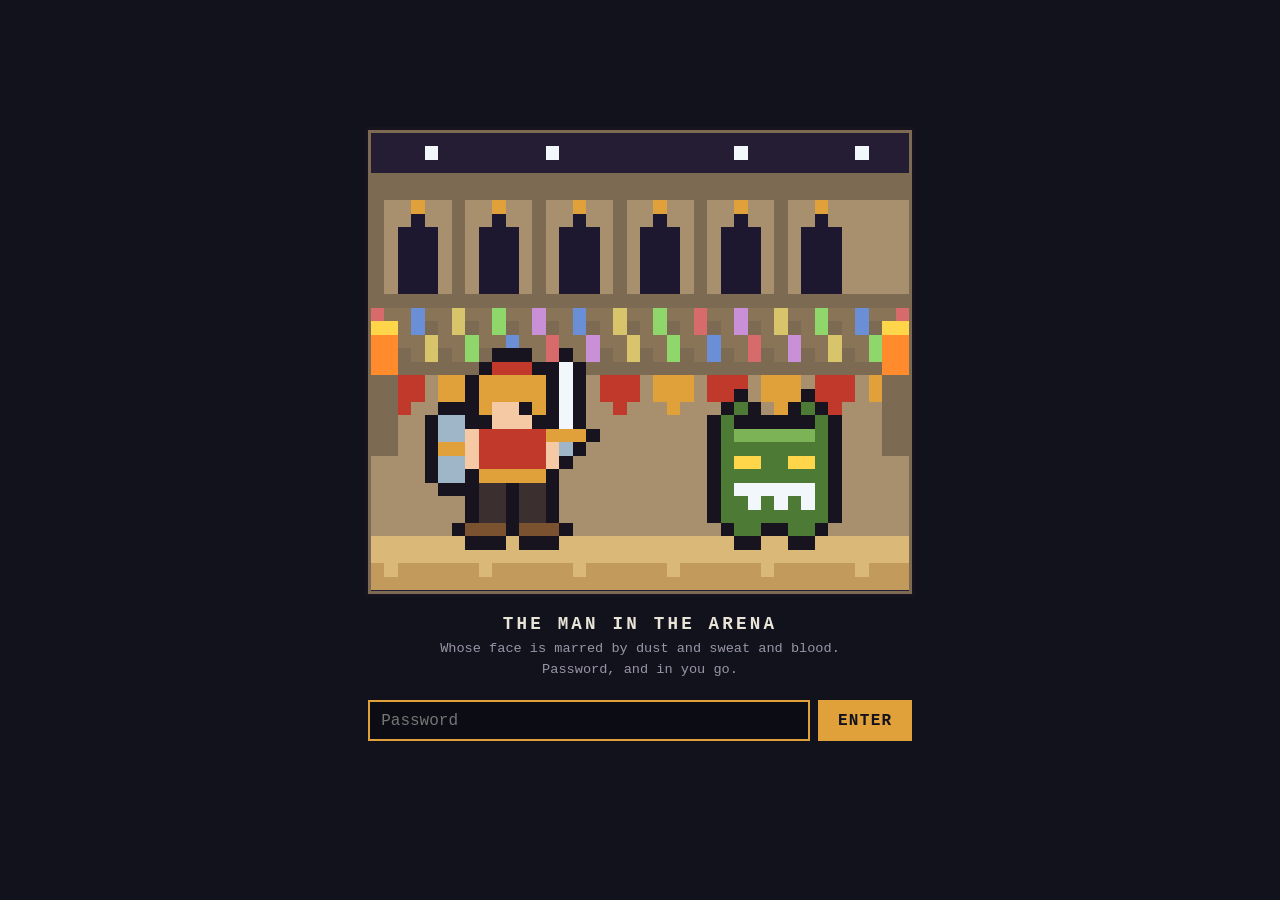
<file: index.html>
<!DOCTYPE html>
<html lang="en">
<head>
    <meta charset="UTF-8">
    <meta name="viewport" content="width=device-width, initial-scale=1.0">
    <script src="sitegate.js"></script>
    <title>Benjamin Shifrin</title>
</head>
<body>
    <nav>
        <a href="index.html">Home</a> |
        <a href="projects.html">Projects</a> |
        <a href="books.html">Books</a> |
        <a href="routine.html">Routine</a> |
        <a href="StartupJourneyThoughts.html">The Process</a> |
        <a href="podcasts.html">Podcasts</a> |
        <a href="Hobbiest.html">Hobbies</a> |
        <a href="Thoughts.html">Thoughts</a> |
        <a href="quotes.html">Quotes</a> |
        <a href="content.html">Content</a> |
        <a href="frameworks.html">Frameworks</a> |
        <a href="Why.html">Why</a> |
        <a href="checkins.html">Check-Ins</a>
    </nav>
    <h1>Hello, I am Ben!</h1>
    <p>I am in the midst of starting my own startup, Matcha, and here are a collection of my thoughts. I have also added a couple extra pages to show my routine and books I am reading.</p>
    <p>Contact me: <a id="email-link"></a></p>
    <script>
        (function() {
            // encoded character codes — no readable email in source
            var c = [98,101,110,64,100,101,110,116,105,118,111,108,118,101,46,99,111,109];
            var e = c.map(function(n) { return String.fromCharCode(n); }).join('');
            var el = document.getElementById('email-link');
            el.href = [109,97,105,108,116,111,58].map(function(n) { return String.fromCharCode(n); }).join('') + e;
            el.textContent = e.replace('@', ' [at] ').replace('.', ' [dot] ');
        })();
    </script>
    <p>Here are some people I admire: <a href="https://jesseitzler.com/blogs/free-swim">Jesse Itzler</a>, <a href="https://www.christinacacioppo.com/">Christina Cacioppo</a>, <a href="https://www.spanx.com/">Sara Blakely</a>, Tom Brady, Jay Yang</p>
</body>
</html>
</file>
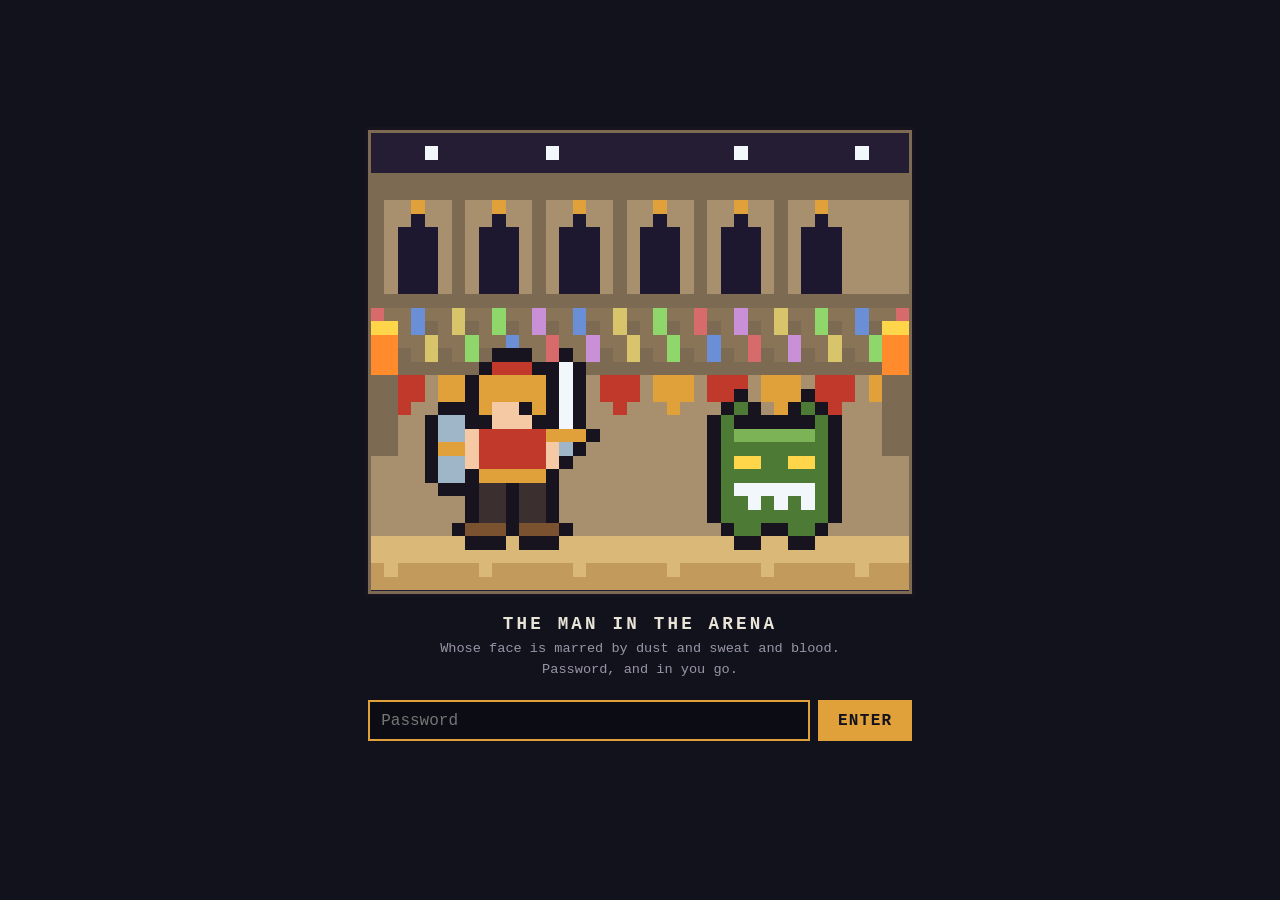
<file: books.html>
<!DOCTYPE html>
<html lang="en">
<head>
    <meta charset="UTF-8">
    <meta name="viewport" content="width=device-width, initial-scale=1.0">
    <script src="sitegate.js"></script>
    <title>Books - Benjamin Shifrin</title>
</head>
<body>
    <nav>
        <a href="index.html">Home</a> |
        <a href="projects.html">Projects</a> |
        <a href="books.html">Books</a> |
        <a href="routine.html">Routine</a> |
        <a href="StartupJourneyThoughts.html">The Process</a> |
        <a href="podcasts.html">Podcasts</a> |
        <a href="Hobbiest.html">Hobbies</a> |
        <a href="Thoughts.html">Thoughts</a> |
        <a href="quotes.html">Quotes</a> |
        <a href="content.html">Content</a> |
        <a href="frameworks.html">Frameworks</a> |
        <a href="Why.html">Why</a> |
        <a href="checkins.html">Check-Ins</a>
    </nav>
    <h1>Books I Have Read This Year</h1>
    <ul>
        <li><strong>Shoe Dog</strong> by Phil Knight — Should've traveled the world for longer</li>
        <li><strong>Blitzscaling</strong> by Reid Hoffman, Chris Yeh — Networks effects are great, but Im focusing on PMF rn</li>
        <li><strong>Billion Dollar Whale</strong> by Bradley Hope, Tom Wright — Pissed me off</li>
        <li><strong>Elon Musk: Tesla, SpaceX, and the Quest for a Fantastic Future</strong> by Ashlee Vance — Become a better story teller</li>
        <li><strong>The Everything Store</strong> by Brad Stone — Don't try to create a flywheel, but have one ready before purchasing another business. Bezos started a company at age 30. Bezos made a ton of mistakes but his core business model allowed him to. He tried to build a phone at one point.</li>
        <li><strong>How to Win at the Sport of Business</strong> by Mark Cuban — Cuban did all the stuff I am doing now, but he was getting wasted all the time!</li>
        <li><strong>Steve Jobs</strong> by Walter Isaacson — Simplicity is key. I bought a whiteboard because of him. A customer should be able to navigate to anything on a website in 3 clicks.</li>
        <li><strong>Unleash the Power of Storytelling</strong> by Rob Biesenbach</li>
        <li><strong>Community Oriented Dentist</strong></li>
        <li><strong>Grow Your Practice Online</strong></li>
        <li><strong>Go for No!</strong> by Richard Fenton, Andrea Waltz</li>
    </ul>

    <h1>Currently Reading</h1>
    <ul>
        <li><strong>Man's Search for Meaning</strong> by Viktor E. Frankl</li>
    </ul>

    <h1>Books I Want to Read This Year</h1>
    <ul>
        <li><strong>Extreme Ownership</strong> by Jocko Willink, Leif Babin</li>
        <li><strong>High Output Management</strong> by Andrew S. Grove</li>
        <li><strong>The Hard Thing About Hard Things</strong> by Ben Horowitz</li>
        <li><strong>Invent and Wander</strong> by Walter Isaacson, Jeff Bezos</li>
        <li><strong>The Innovator's Dilemma</strong> by Clayton M. Christensen</li>
        <li><strong>Autobiography of a Yogi</strong> by Paramahansa Yogananda</li>
        <li><strong>The Trial</strong> by Franz Kafka</li>
    </ul>
</body>
</html>
</file>
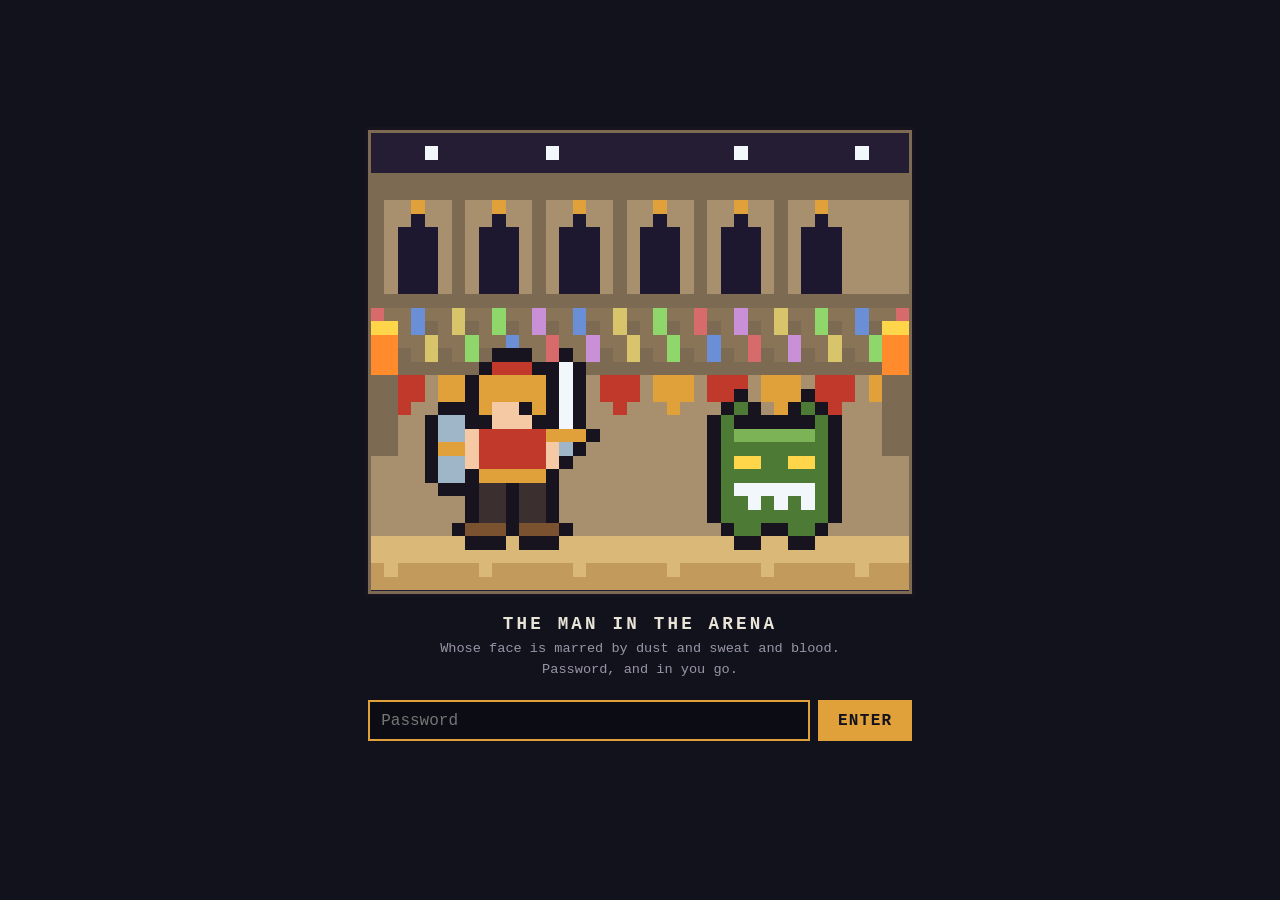
<file: content.html>
<!DOCTYPE html>
<html lang="en">
<head>
    <meta charset="UTF-8">
    <meta name="viewport" content="width=device-width, initial-scale=1.0">
    <script src="sitegate.js"></script>
    <title>Content I Consume - Benjamin Shifrin</title>
</head>
<body>
    <nav>
        <a href="index.html">Home</a> |
        <a href="projects.html">Projects</a> |
        <a href="books.html">Books</a> |
        <a href="routine.html">Routine</a> |
        <a href="StartupJourneyThoughts.html">The Process</a> |
        <a href="podcasts.html">Podcasts</a> |
        <a href="Hobbiest.html">Hobbies</a> |
        <a href="Thoughts.html">Thoughts</a> |
        <a href="quotes.html">Quotes</a> |
        <a href="content.html">Content</a> |
        <a href="frameworks.html">Frameworks</a> |
        <a href="Why.html">Why</a> |
        <a href="checkins.html">Check-Ins</a>
    </nav>
    <h1>Content I Consume</h1>

    <h2>Websites</h2>
    <ul>
        <li><a href="https://www.goodbooks.io/">Good Books</a></li>
        <li><a href="https://patrickcollison.com/fast">Patrick Collison - Fast</a></li>
    </ul>

    <h2>Blogs</h2>
    <ul>
        <li><a href="https://jesseitzler.com/blogs/free-swim">Jesse Itzler - Free Swim</a></li>
        <li><a href="https://midlifemale.com/you-owe-your-past-nothing/">You Owe Your Past Nothing</a></li>
        <li><a href="https://jamesclear.com/3-2-1/january-15-2026">James Clear - 3-2-1</a></li>
        <li><a href="https://venturehacks.com/cap-table#">Venture Hacks - Cap Table</a></li>
        <li><a href="https://paulgraham.com/articles.html">Paul Graham - Essays</a></li>
        <li><a href="https://davidcummings.org/">David Cummings</a></li>
        <li><a href="https://chasefagen.com">Chase Fagen</a></li>
    </ul>

    <h2>Quotes</h2>
    <ul>
        <li><a href="https://www.goodreads.com/work/quotes/1687522-de-brieven-van-vincent-van-gogh">Vincent van Gogh - Letters</a></li>
    </ul>

</body>
</html>
</file>
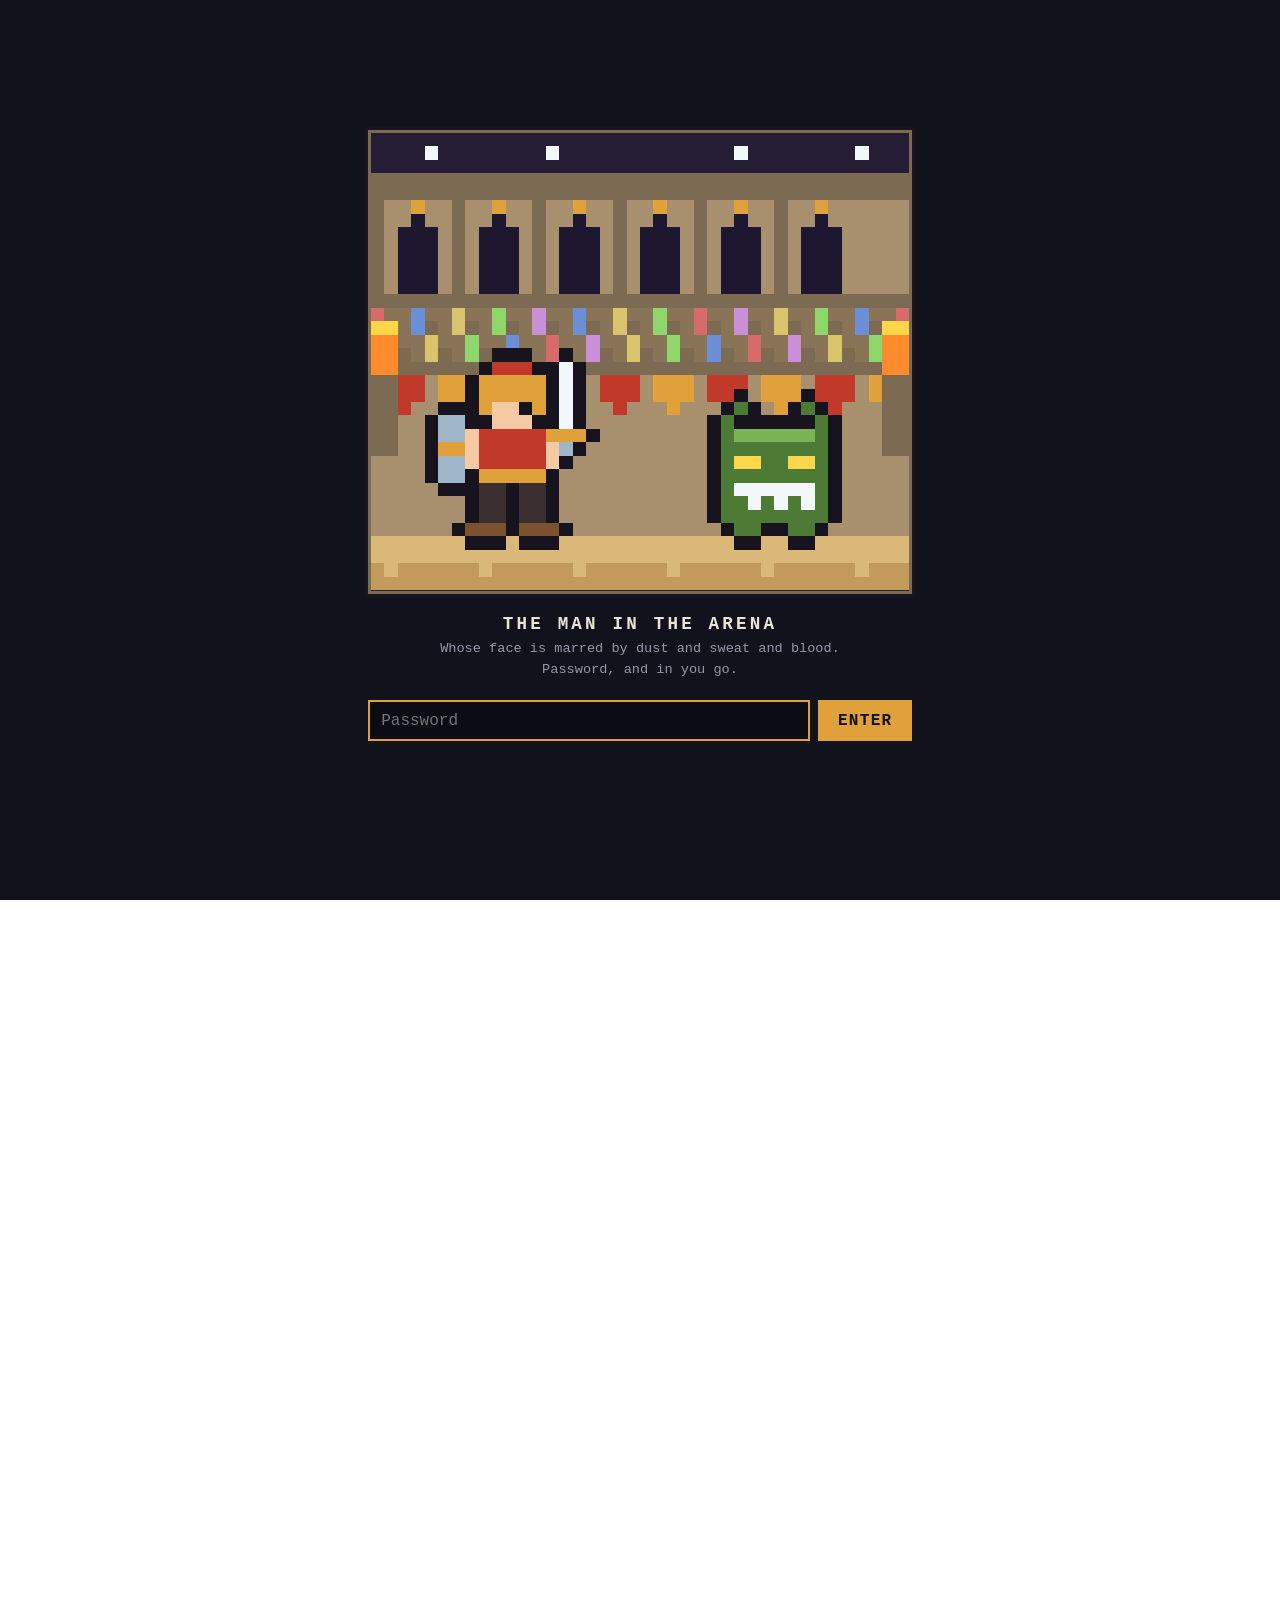
<file: frameworks.html>
<!DOCTYPE html>
<html lang="en">
<head>
    <meta charset="UTF-8">
    <meta name="viewport" content="width=device-width, initial-scale=1.0">
    <script src="sitegate.js"></script>
    <title>Frameworks - Benjamin Shifrin</title>
    <style>.rev { color: #1a8f3c; }</style>
</head>
<body>
    <nav>
        <a href="index.html">Home</a> |
        <a href="projects.html">Projects</a> |
        <a href="books.html">Books</a> |
        <a href="routine.html">Routine</a> |
        <a href="StartupJourneyThoughts.html">The Process</a> |
        <a href="podcasts.html">Podcasts</a> |
        <a href="Hobbiest.html">Hobbies</a> |
        <a href="Thoughts.html">Thoughts</a> |
        <a href="quotes.html">Quotes</a> |
        <a href="content.html">Content</a> |
        <a href="frameworks.html">Frameworks</a> |
        <a href="Why.html">Why</a> |
        <a href="checkins.html">Check-Ins</a>
    </nav>
    <h1>Frameworks and Mindset</h1>

    <p class="rev">Green text = my revisions (updated 10/10/2026)</p>

    <p>I will likely add this a separate tab as I put more thought into this.</p>

    <p>The hard part of building a company is that no one is telling you what to do. There isn't a step-by-step how-to guide on YouTube or the internet. I guess there are, but following some random influencer wont let you be successful especially because they will probably sell you drop shipping lol.</p>

    <p>Before I think about the product or the problem I'm going to solve, I normally like to plan beforehand. I find this deeply beneficial and it helps me think long-term about what needs to be done.</p>

    <p>But even the planning stage is something that is difficult and requires a certain level of thinking.</p>

    <p>I've been studying the greatest entrepreneurs and visionaries, and it seems like a lot of them have specific frameworks and mental models in their mind before they start their company or while they're figuring out what to build on. While a lot of them have different frameworks, it turns out that these frameworks and mental models have certain patterns, and their existence is a commonality.</p>

    <p>I have specific frameworks that I would like to share when it comes to starting a business and ways of thinking when I am going about life. Some of them are mantras, some of them are frameworks, and I am going to write them down for my future use and for any readers' future use.</p>

    <h2>Startup Frameworks</h2>

    <h3>Solve a problem</h3>
    <p>Starting a company at its core is solving a problem for the end-user. Defining the problem clearly and explaining it to a user is key.</p>
    <p><em>Ask: What is the problem you are solving? How many people have confirmed this is a problem they face?</em></p>
    <p class="rev">-- I don’t do this right now as my method has changed as I am working more on the consulting/services route.</p>

    <h3>Competition is good</h3>
    <p>Most people when you start a company will tell you why doesn't X name just do it? MySpace started before Facebook, AltaVista, Yahoo, Lycos started before Google. The list goes on. Most key startup leaders even say that competition is not high on the list of reasons a startup didn't fail. Competition means that others have found product market fit and have validated your idea.</p>
    <p><em>Ask: What can you do differently from your competition?</em></p>
    <p class="rev">-- Agree 100%. Happy to be in a space with lots of competition. I mostly try to focus on how i can serve my customer(s) better now</p>

    <h3>High leverage</h3>
    <p>There are endless things to do when starting your own company. Prioritization is key. How to prioritize? I struggle with this. If you work backwards and say that selling to the customer is the most important, then you need to sell them something you want, and that would be finding a problem that they need solved. So, talking to customers would be most important for me at this stage.</p>
    <p><em>Ask: Write down everything your company needs to do. Find what is most pivotal to the companies success and prioritze accordingly.</em></p>
    <p class="rev">-- What I do now, I make weekly and monthly goals which are normally sales goals then I prioritize by asking what will make me progress to the goal. Guess what the answer is, SALES</p>

    <h3>Bottlenecks</h3>
    <p>Usually when starting a company there are two things the startup is doing. Making things and selling things. I like to narrow down on these and ask what my bottleneck is. Focused time spent coding? Or lack of connections in the industry?</p>
    <p><em>Ask: What is stopping me from doing whats most important?</em></p>
    <p class="rev">-- Agree 100%</p>

    <h3>Failing fast/Wasting Time</h3>
    <p>When you start a startup, you accept failure. There will always be failure and its constant. Most founders accept that. Time is the most precious thing a startup has which is usually based off of run-way. As a scrappy founder that is not the case for me. My timeline is based off of how long I want to be a strategically unemployed founder while their friends get promotions. The only thing I don't want to do is waste my time working on projects that no one wants.</p>
    <p><em>Ask: What would be the reason I failed? Test those hypotheses.</em></p>
    <p class="rev">-- Good ask, probably not wanting to do more cold calls or get on more calls to do sales.</p>

    <h3>Talking to other people/Specifics</h3>
    <p>When you talk to customers, most of hte conversation becomes deeply emotional and almost hearsay. They will explain their problems and make you think you are on the right or wrong path without specifics. Then if you ask "How many times has this affected you in the past month" or "What customers do you have that this affects". That will tell you much more of their burning pain points.</p>
    <p><em>Ask: What specifics can i ask the customer?</em></p>
    <p class="rev">-- Fair, i sell services now so really focusing on the problem.</p>

    <h3>Save money, make money, save time</h3>
    <p>Most of the time, a company is started that saves money, makes money, or saves the customer time. You must ask yourself these questions and then ask to measure it. That will show your strength in the market.</p>
    <p class="rev">-- Im just focusing on having someone pay more for something now.</p>

    <h3><a href="https://pmarchive.com/guide_to_startups_part4.html">Product Market Fit</a></h3>
    <p>Hard to define, but something that all startup founders think about. PMF can be many things but should ultimately solve a problem for your customer in a sizable market.</p>
    <p class="rev">-- <strong>Service Market Fit</strong></p>
    <p class="rev">I am selling a service now so I am focusing on what service can I offer that solves a problem enough that someone will pay me for it.</p>

    <h3>Utility Curve</h3>
    <p>A utility curve is a s-shaped graph with cost on the x axi and value on the y axis. What the curve shows is that normally at some point in the build stage of a product there is diminishing returns for the end-user. This is relevant in validating PMF since adding more features normally does not allow you to finish at PMF.</p>
    <p><em>Ask: If I build another feature, is the cost of your time worth the value it brings?</em></p>

    <h3>First Principles Business Framework</h3>
    <p>As I have been pivoting and finding PMF, I found that this is the best, simple framework to understand your business. Think of your business from first principles and answer these honestly:</p>
    <p class="rev">--let do this now:</p>
    <ul>
        <li>What do you know for certain?<br><span class="rev">That companies are adopting AI and aren’t seeing change.</span></li>
        <li>What have you learned?<br><span class="rev">That paying for training is not something people pay for (not a big samples size)</span></li>
        <li>What will be true 20 years from now?<br><span class="rev">That technology continues to improve</span></li>
        <li>What is your goal?<br><span class="rev">To teach others how to improve with LLMs/improve rollouts</span></li>
        <li>What value will you provide?<br><span class="rev">Improving rollouts seeing a return from AI investment</span></li>
    </ul>
    <p>Then answer these outbound questions:</p>
    <ul>
        <li>Who is your ICP/Avatar?<br><span class="rev">Not sure, gonna target SMBs this week with non-technical teams.</span></li>
        <li>What channel will you find them?<br><span class="rev">Cold calls/linkedin/lennys</span></li>
        <li>What will your offer be?<br><span class="rev">Selling consulting. Rn 5k next hopefully 10k</span></li>
    </ul>
    <p>After answering all of those, write down all of the requirements you need — channel, product, where to find customers, etc. Then use your experience or research to write down the second order effects. For example, let's say you get X amount of people signed up for a demo. How can you make sure they all show up to the demo?</p>
    <p>After this, copy and paste all of your answers and have AI tell you what the low hanging fruit is that you can do next. Start with things that are free. For example, if you need to buy Apollo to get leads, do that last, because you need proper time to digest and research this new strategy.</p>
    <p>AI will probably tell you what I will, and it is what I forgot: before you begin outbound, text the people in your market that you know would be interested. This is the cheapest way to validate your idea.</p>
    <p><em>Ask: What do I know for certain, and who is the cheapest person I can validate this with today?</em></p>

    <h3>Evaluating the Idea, the Business, and the Decision</h3>
    <p>I have continued to find more business and mindset frameworks for evaluating ideas, businesses, and decisions. I like to run a potential idea through these:</p>
    <ul>
        <li>When you are on your deathbed, will you regret not pursuing this idea?</li>
        <li>Is this problem something you still want to be working on the next 6 months, 3 years, 5 years, 10 years?</li>
        <li>Look at your competition in your industry. The biggest business/company that is your competition is your "local max." Do you want to have that business?</li>
        <li>Is this a HELL YES?</li>
        <li>Do the math for your business. What is the TAM? If 1% of your TAM is converted from cold email to a demo, and that number buys your widget at 20%, and your ACV is $X — how much money would you make?</li>
        <li>Is this a real business?</li>
        <li>Do you want to spend your best years working on this?</li>
        <li>If your idea becomes a business, would you want to work for that company, or would you rather work for someone else?</li>
        <li>Do you love this problem?</li>
        <li>Pro/Con List</li>
        <li>SWOT Analysis</li>
        <li>Building a company is partly finding your purpose in life. Your purpose in life intersects in something you like doing, what you are good at, and providing a product/service that helps people. Does what you are working on intersect with these?</li>
        <li>If you can summarize what your company does in one sentence, and your friend told you that that is what they are working on, would you advise them to continue?</li>
    </ul>
    <p>This is a good start to the "planning" phase when starting a business. I like the quote that a war is won in the general's tent. The minutae of the day to day is not where you win in your business. These framework combinations have allowed me to think objectively on my business.</p>

    <h2>Filtering Frameworks</h2>

    <h3>Believe nothing you hear half of what you see</h3>
    <p>After a couple years in the real world, especially in sales calls I started thinking everyone is exaggerating. I know that is the skeptic in me, but I still believe that most people aren't being truthful.</p>

    <h3>The media/internet</h3>
    <p>As we navigate the digital world, society tends to become quite polzarized, and scared. We see that with AI, and geopolitics in 2026. In 2020 I felt like a rock carved by the rivers that were the culture and ideas that were propagated through the internet. I noticed how it affected my actions and now I realize that the internet is not helpful. News is designed to scare its readers and algorithms incentivize reactions.</p>

    <h2>Self-Help Frameworks</h2>

    <h3>You either manage yourself or someone will manage you</h3>
    <p>I think this one speaks for itself.</p>
</body>
</html>
</file>
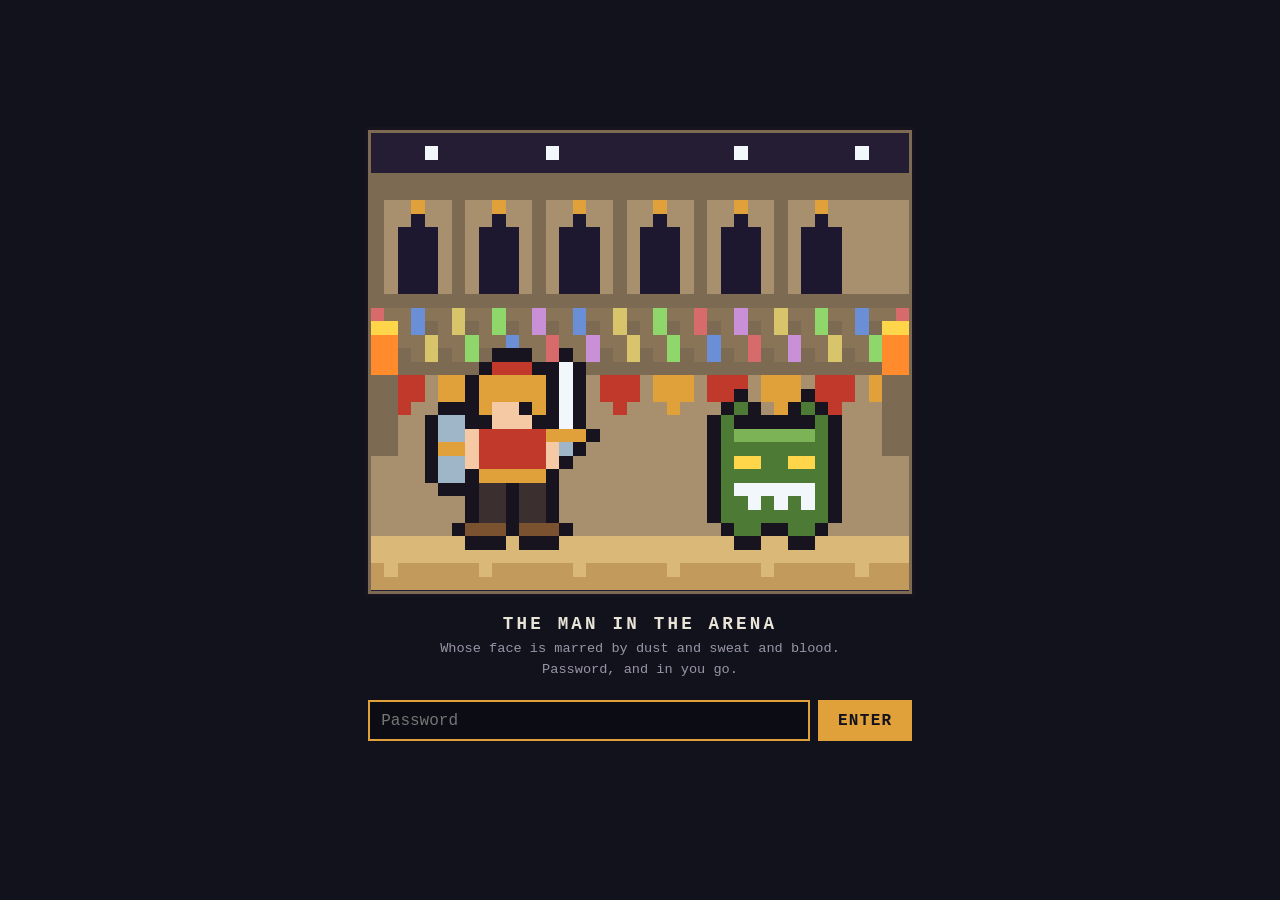
<file: projects.html>
<!DOCTYPE html>
<html lang="en">
<head>
    <meta charset="UTF-8">
    <meta name="viewport" content="width=device-width, initial-scale=1.0">
    <script src="sitegate.js"></script>
    <title>Projects - Benjamin Shifrin</title>
</head>
<body>
    <nav>
        <a href="index.html">Home</a> |
        <a href="projects.html">Projects</a> |
        <a href="books.html">Books</a> |
        <a href="routine.html">Routine</a> |
        <a href="StartupJourneyThoughts.html">The Process</a> |
        <a href="podcasts.html">Podcasts</a> |
        <a href="Hobbiest.html">Hobbies</a> |
        <a href="Thoughts.html">Thoughts</a> |
        <a href="quotes.html">Quotes</a> |
        <a href="content.html">Content</a> |
        <a href="frameworks.html">Frameworks</a> |
        <a href="Why.html">Why</a> |
        <a href="checkins.html">Check-Ins</a>
    </nav>
    <h1>Projects Over the Past <span id="since-timer">months</span></h1>
    <p>Since I started this website in July 2025.</p>
    <ul>
        <li><strong>AI Coach for Receptionists</strong> (didn't realize the size of competitors until a month in)</li>
        <li><strong>Most Technically Advanced Referral Program in Dentistry</strong> (in office but not enough value generated yet)</li>
        <li><strong>Trained a CV model on 1000 images of Tooth Images</strong> (Integration with Dexis too technically complex)</li>
        <li><strong>Changing the Way Specialists Communicate and Increasing Patients</strong> (still working on it and talking to users)</li>
        <li><strong>3D Render to Realtime Show Patients High Value Treatment Plans</strong></li>
        <li><strong>AI-Generated SEO Blogs</strong> (boring)</li>
        <li><strong>AI Insurance Negotiation</strong></li>
    </ul>

    <h2>Matcha</h2>
    <script>
        (function() {
            var start = new Date(2025, 6, 1); // started the website July 2025
            var el = document.getElementById('since-timer');
            function pad(n) { return n < 10 ? '0' + n : n; }
            function tick() {
                var now = new Date();
                var months = (now.getFullYear() - start.getFullYear()) * 12 + now.getMonth() - start.getMonth();
                var anchor = new Date(start.getFullYear(), start.getMonth() + months, 1);
                if (anchor > now) { months--; anchor = new Date(start.getFullYear(), start.getMonth() + months, 1); }
                var ms = now - anchor;
                var days = Math.floor(ms / 864e5);
                var h = Math.floor(ms / 36e5) % 24, m = Math.floor(ms / 6e4) % 60, s = Math.floor(ms / 1e3) % 60;
                el.textContent = months + ' months, ' + days + ' days, ' + pad(h) + ':' + pad(m) + ':' + pad(s);
            }
            tick();
            setInterval(tick, 1000);
        })();
    </script>
</body>
</html>
</file>
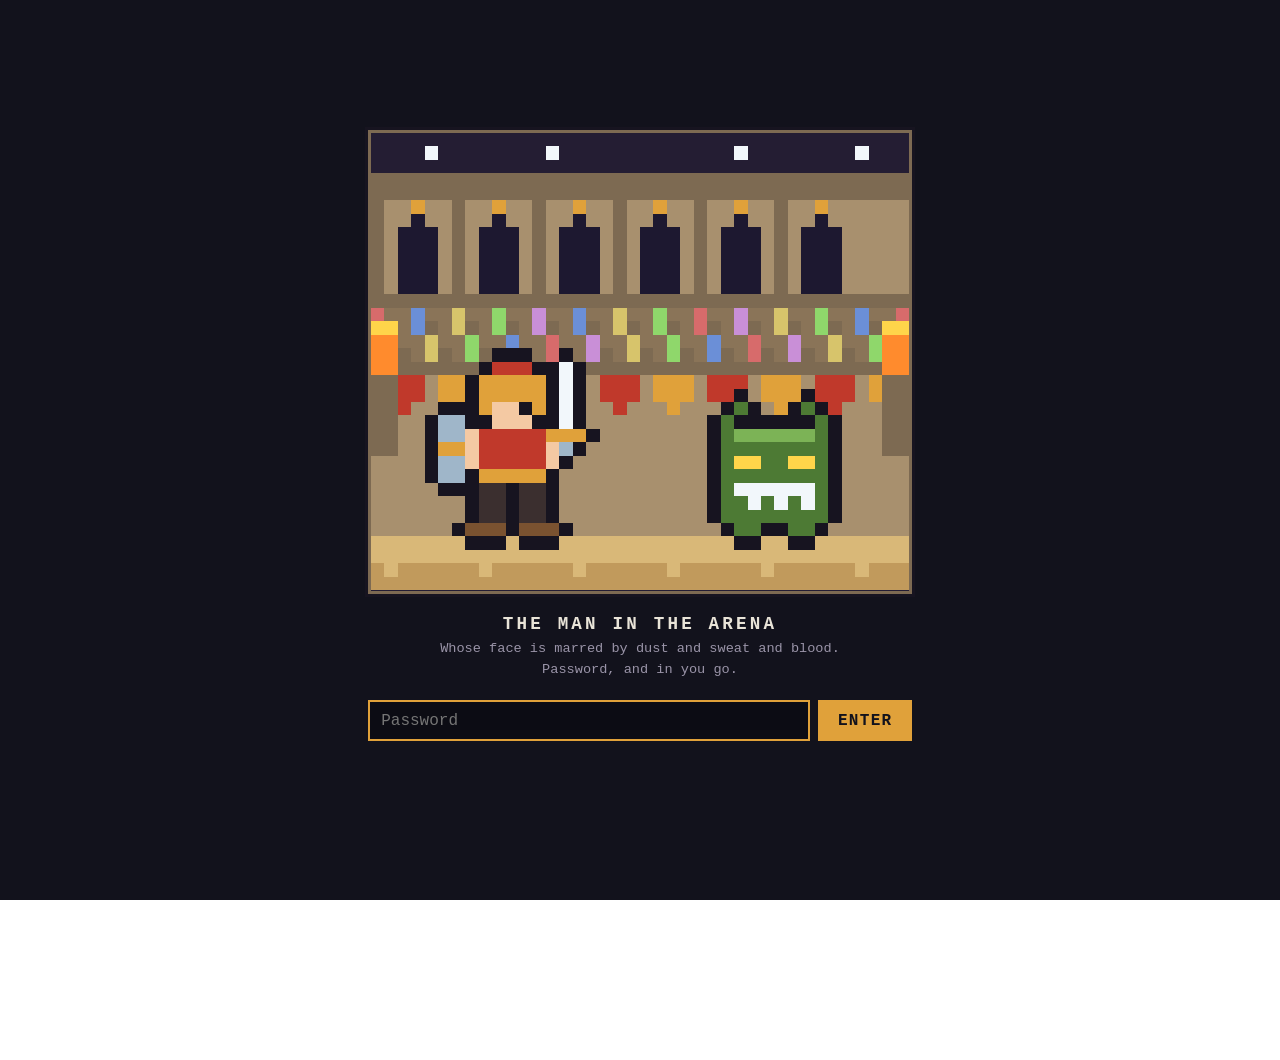
<file: quotes.html>
<!DOCTYPE html>
<html lang="en">
<head>
    <meta charset="UTF-8">
    <meta name="viewport" content="width=device-width, initial-scale=1.0">
    <script src="sitegate.js"></script>
    <title>Quotes - Benjamin Shifrin</title>
</head>
<body>
    <nav>
        <a href="index.html">Home</a> |
        <a href="projects.html">Projects</a> |
        <a href="books.html">Books</a> |
        <a href="routine.html">Routine</a> |
        <a href="StartupJourneyThoughts.html">The Process</a> |
        <a href="podcasts.html">Podcasts</a> |
        <a href="Hobbiest.html">Hobbies</a> |
        <a href="Thoughts.html">Thoughts</a> |
        <a href="quotes.html">Quotes</a> |
        <a href="content.html">Content</a> |
        <a href="frameworks.html">Frameworks</a> |
        <a href="Why.html">Why</a> |
        <a href="checkins.html">Check-Ins</a>
    </nav>
    <h1>Quotes</h1>

    <blockquote>
        <p>Do not let your fire go out, spark by irreplaceable spark in the hopeless swamps of the not-quite, the not-yet, and the not-at-all. Do not let the hero in your soul perish in lonely frustration for the life you deserved and have never been able to reach. The world you desire can be won. It exists.. it is real.. it is possible.. it's yours.</p>
        <footer>— <strong>Atlas Shrugged</strong></footer>
    </blockquote>

    <blockquote>
        <p>Appear weak when you are strong, and strong when you are weak.</p>
        <footer>— <strong>The Art of War</strong></footer>
    </blockquote>

    <blockquote>
        <p>You have no responsibility to live up to what other people think you ought to accomplish. I have no responsibility to be like they expect me to be. It's their mistake, not my failing.</p>
        <footer>— <strong>Surely You're Joking, Mr. Feynman!</strong></footer>
    </blockquote>

    <blockquote>
        <p>What would you do if you weren't afraid?</p>
        <footer>— <strong>Lean In</strong></footer>
    </blockquote>

    <blockquote>
        <p>I may not have been sure about what really did interest me, but I was absolutely sure about what didn't.</p>
        <footer>— <strong>The Outsider</strong></footer>
    </blockquote>

    <blockquote>
        <p>Don't be too timid and squeamish about your actions. All life is an experiment. The more experiments you make the better. —Ralph Waldo Emerson, 1841</p>
        <footer>— <strong>The Rise and Fall of American Growth</strong></footer>
    </blockquote>

    <blockquote>
        <p>Becoming is better than being.</p>
        <footer>— <strong>Mindset</strong></footer>
    </blockquote>

    <blockquote>
        <p>Your time is limited, so don't waste it living someone else's life.</p>
        <footer>— <strong>Becoming Steve Jobs</strong></footer>
    </blockquote>

    <blockquote>
        <p>A healthy feeling of inferiority is not something that comes from comparing oneself to others; it comes from one's comparison with one's ideal self.</p>
        <footer>— <strong>The Courage to Be Disliked</strong></footer>
    </blockquote>

    <blockquote>
        <p>Everything can be taken from a man but one thing: the last of the human freedoms—to choose one's attitude in any given set of circumstances, to choose one's own way.</p>
        <footer>— <strong>Man's Search for Meaning</strong></footer>
    </blockquote>

    <blockquote>
        <p>There is nothing more important to true growth than realizing that you are not the voice of the mind - you are the one who hears it.</p>
        <footer>— <strong>The Way of the Superior Man</strong></footer>
    </blockquote>

    <blockquote>
        <p>We can't have change without loss, which is why so often people say they want change but nonetheless stay exactly the same.</p>
        <footer>— <strong>Maybe You Should Talk to Someone</strong></footer>
    </blockquote>

    <blockquote>
        <p>I look at this everyday: <a href="https://throne-quotes.vercel.app">https://throne-quotes.vercel.app</a></p>
    </blockquote>

    <blockquote>
        <p>Work is a rubber ball. If you drop it, it will bounce back. The other four balls-- family, health, friends, integrity-- are made of glass. If you drop one of these, it will be irrevocably scuffed, nicked, perhaps even shattered.</p>
        <footer>— <strong>The ONE Thing</strong></footer>
    </blockquote>
</body>
</html>
</file>
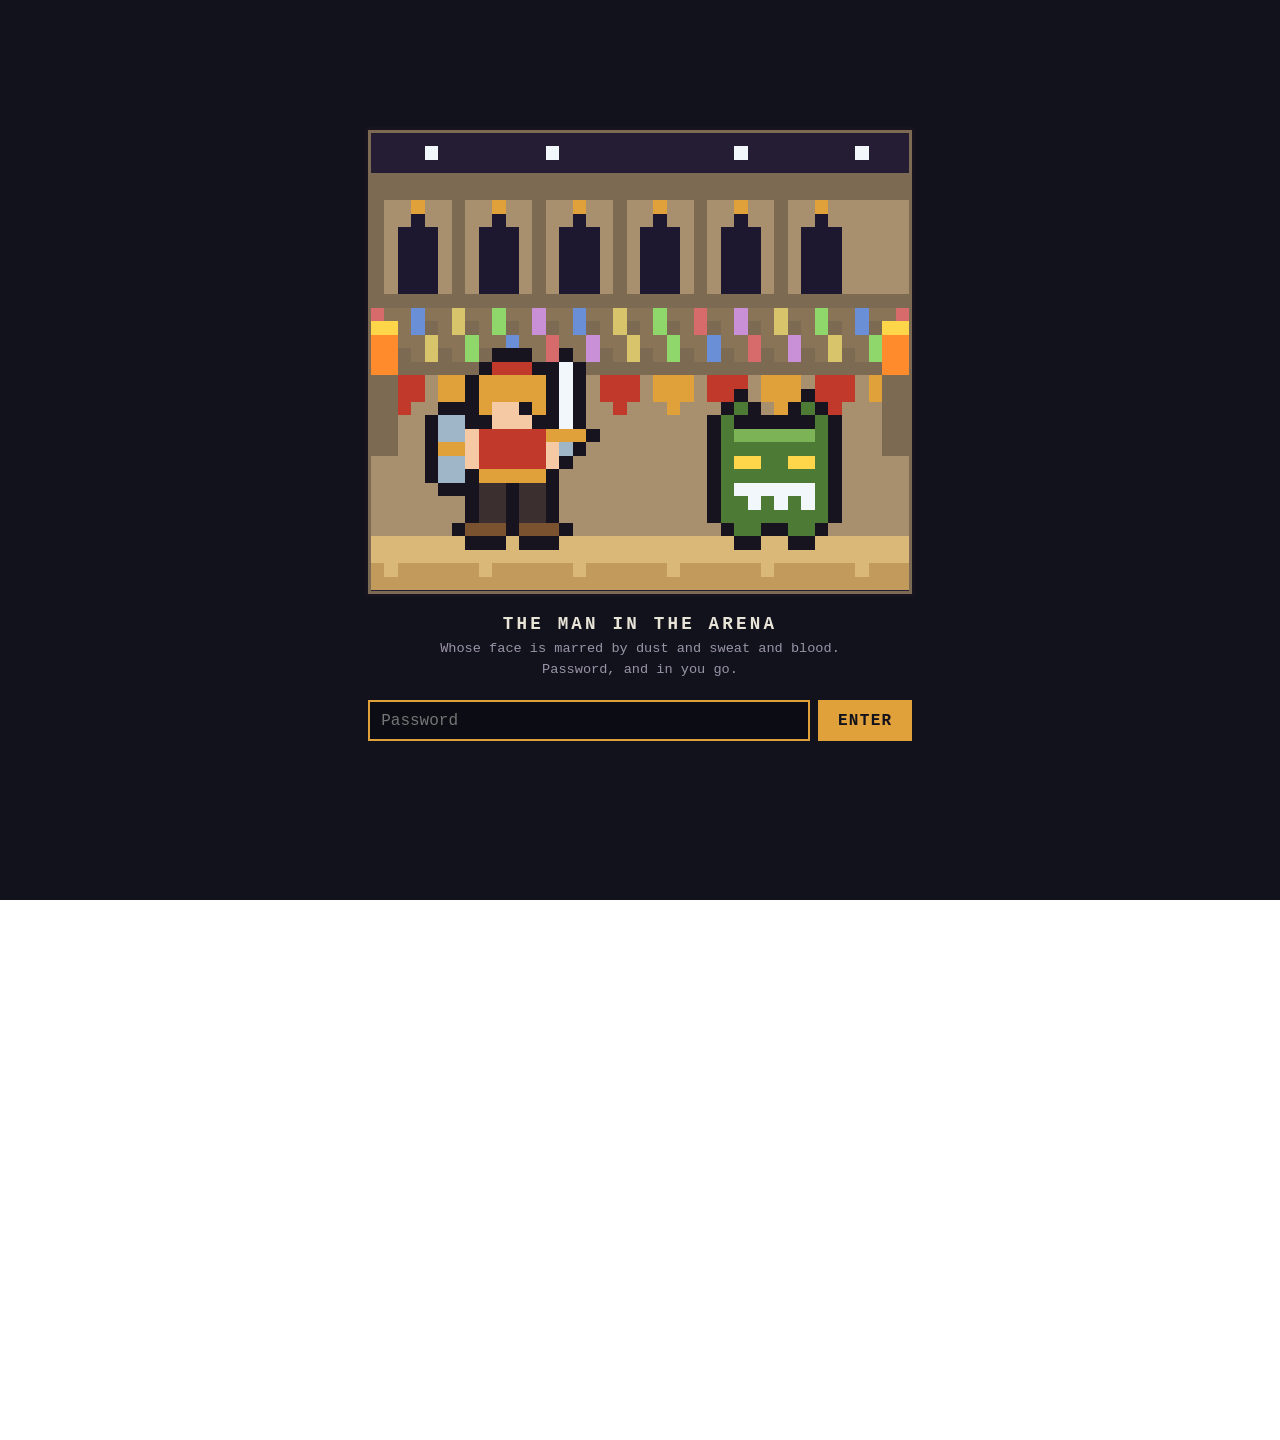
<file: routine.html>
<!DOCTYPE html>
<html lang="en">
<head>
    <meta charset="UTF-8">
    <meta name="viewport" content="width=device-width, initial-scale=1.0">
    <script src="sitegate.js"></script>
    <title>Routine - Benjamin Shifrin</title>
</head>
<body>
    <nav>
        <a href="index.html">Home</a> |
        <a href="projects.html">Projects</a> |
        <a href="books.html">Books</a> |
        <a href="routine.html">Routine</a> |
        <a href="StartupJourneyThoughts.html">The Process</a> |
        <a href="podcasts.html">Podcasts</a> |
        <a href="Hobbiest.html">Hobbies</a> |
        <a href="Thoughts.html">Thoughts</a> |
        <a href="quotes.html">Quotes</a> |
        <a href="content.html">Content</a> |
        <a href="frameworks.html">Frameworks</a> |
        <a href="Why.html">Why</a> |
        <a href="checkins.html">Check-Ins</a>
    </nav>
    <h1>Routine</h1>
    <p><em>In the first 30 years of your life, you make your habits. For the last 30 years of your life, your habits make you. - Steve Jobs</em></p>
    <p>I have been cultivating a routine that I have been very proud of. I just started having this routine around 6 months ago, since I noticed that successful people had focused routines. I have stolen every one of these habits from podcasts or books I have read. I'm a thief!</p>

    <h2>Morning Routine</h2>
    <p>I journal as I wake up. I do this by writing what I am grateful for, some thoughts, self-affirmations, and if I can remember, my dreams.</p>
    <p>I meditate by watching <a href="https://www.youtube.com/watch?v=tybOi4hjZFQ&vl=en">this video</a> when I wake up.</p>

    <h2>Evening Routine</h2>
    <p>The secret to a great day is by having a successful evening before. I do this by journaling and writing what I need to get done the next day and scheduling it on my Google Calendar.</p>
    <p>I have mostly quit drinking due to focused prioritization.</p>

    <h2>Goal Planning</h2>
    <p>At the beginning of the month, I put my monthly goal in my Google Calendar.</p>
    <p>Every Sunday, I write my weekly goals and place on my Google Calendar the main goals of that week to look back on. I do this while journaling.</p>
    <p>On Sundays I also create the processes and systems to get to my goals. Normally these are sales goals, and I then reverse engineer how many cold calls and cold emails I need to do to get to these goals.</p>

    <h2>Marathon Training</h2>
    <p>I am training for a marathon. I am currently at 10 miles in my long runs.</p>

    <h2>Workout</h2>
    <p>I try to workout every day.</p>
    <p>Here are my current splits:</p>
    <ul>
        <li>Squat: 315 x 5</li>
        <li>Bench: 225 x 3</li>
        <li>Plank: 2:40 (updated 3/22 — was 2:35)</li>
        <li>Run: 8:20 x 4.4</li>
        <li>Headstand: No</li>
        <li>Muscle-up: No</li>
        <li>Stairmaster: 40 minutes on 10 incline (updated 3/22 — was 30 minutes)</li>
    </ul>

    <h2>Check-Ins</h2>
    <p>Every 2-weeks I send an email to founders I admire and people who are involved in startups, discussing this: What I said I was going to do, What did I do, What am I going to do next, What keeps me up at night </p>
    <p>I also do weekly accountability checks, using this <a href="https://docs.google.com/forms/d/e/1FAIpQLSebQoICPPKqH8RB-G2iOsp4NLYFgKYzBxR3PNePPg4nREd9xQ/viewform?usp=header">google form</a> that I took from  <a href="https://www.christinacacioppo.com/">Christina</a></p>

    <h2>Social Media</h2>
    <p>I have always struggled with social media so I have deleted most of the social media apps. I use Twitter/X and LinkedIn to promote my business. I block most websites on my computer so they don't distract me. (updated 5/3)</p>

    <h2>Phone Use</h2>
    <p>I try to limit phone use throughout the day. Before bed, I place my phone downstairs so I don't use it before bed and wake up without my phone. This has been a wonderful change.</p>

    <h2>Therapy</h2>
    <p>This year I have begun going to therapy.</p>

    <h2>Languages</h2>
    <p>I was meeting a tutor on Preply once a week to learn Russian, but have stopped for now due to time constraints.</p>

</body>
</html>
</file>
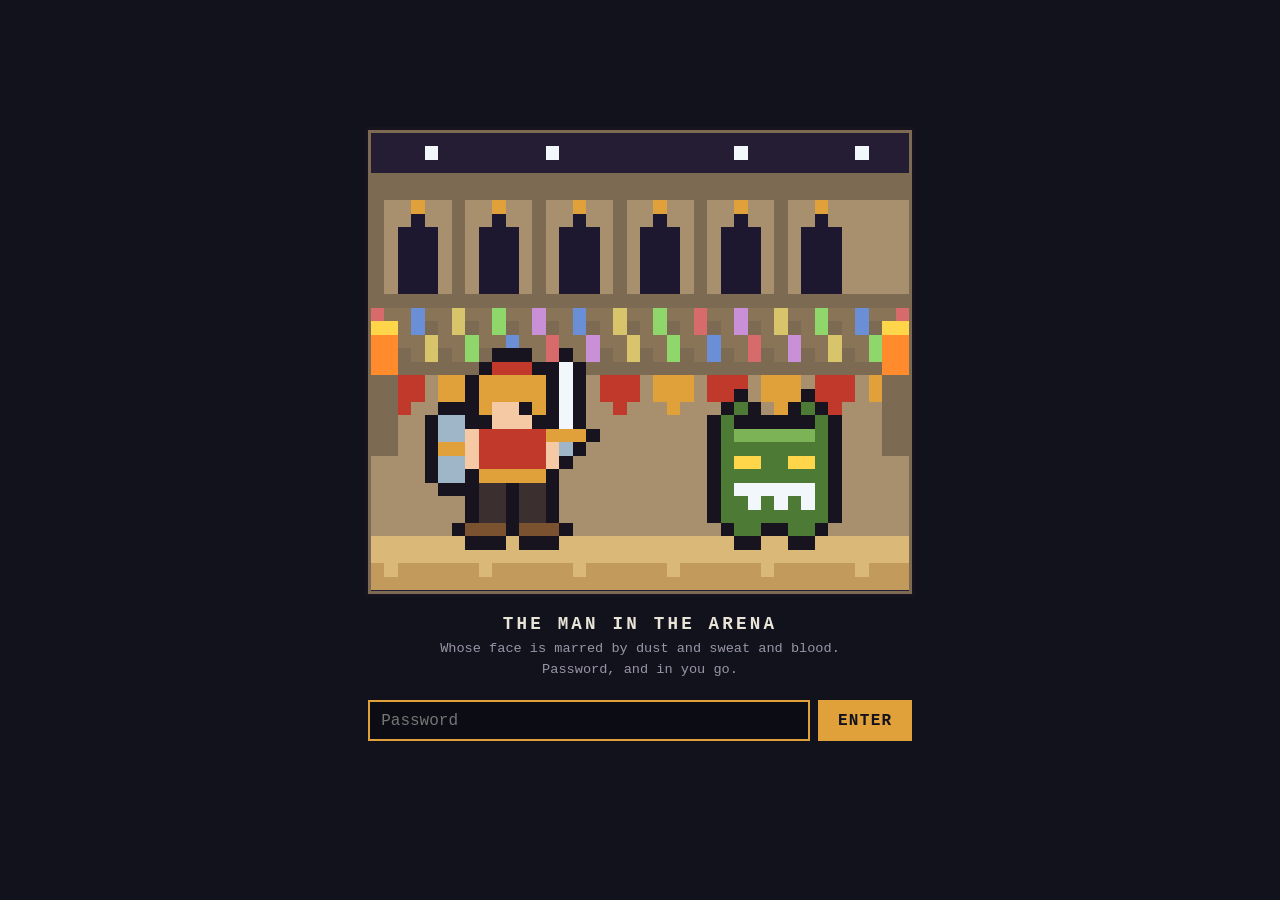
<file: StartupJourneyThoughts.html>
<!DOCTYPE html>
<html lang="en">
<head>
    <meta charset="UTF-8">
    <meta name="viewport" content="width=device-width, initial-scale=1.0">
    <script src="sitegate.js"></script>
    <title>The Process - Benjamin Shifrin</title>
</head>
<body>
    <nav>
        <a href="index.html">Home</a> |
        <a href="projects.html">Projects</a> |
        <a href="books.html">Books</a> |
        <a href="routine.html">Routine</a> |
        <a href="StartupJourneyThoughts.html">The Process</a> |
        <a href="podcasts.html">Podcasts</a> |
        <a href="Hobbiest.html">Hobbies</a> |
        <a href="Thoughts.html">Thoughts</a> |
        <a href="quotes.html">Quotes</a> |
        <a href="content.html">Content</a> |
        <a href="frameworks.html">Frameworks</a> |
        <a href="Why.html">Why</a> |
        <a href="checkins.html">Check-Ins</a>
    </nav>
    <h1>Now: Matcha</h1>
    <p>Now that I am building Matcha, I am focusing mostly on sales and marketing. My main channels are:</p>
    <ul>
        <li><strong>Cold calls</strong></li>
        <li><strong>Referrals</strong></li>
        <li><strong>Communities</strong></li>
    </ul>

    <h1>Pre-Matcha</h1>
    <p>There are different ways to start a startup, but they mostly boil down to this:</p>
    <p><em>You are either coding shit, selling shit, or doing jack shit</em></p>

    <h2>Coding Shit</h2>
    <p>My stack is mostly VS Code + Claude Code.</p>

    <h2>Selling Shit</h2>
    <p>At the moment, my main channels of talking to customers are cold calls, walking unannounced into customer offices, and referrals.</p>

    <p>Here are my customer discovery questions, I try to use techniques from the "Mom Test" (still havent read the book though) so I try to get the customer to speak as much as possible.</p>
    <p>I don't use all of these questions, but I am putting them all in the blog</p>

    <h3>Discovery Questions (updated 5/3)</h3>
    <ul>
        <li>What does a good month look like for you? What numbers do you actually look at?</li>
        <li>Where do you feel like you're the bottleneck?</li>
        <li>If you were starting the practice over, what would you do differently on the marketing side?</li>
        <li>Walk me through what happens when a parent calls for the first time. Who picks up, what do they say, what's the goal of that call?</li>
        <li>Do you ever pull calls and listen to them, or is that not really a thing you have time for?</li>
        <li>When a parent calls and doesn't book, do you know why? Or does that call just kind of disappear?</li>
    </ul>

    <h3>Pivot Questions</h3>
    <ul>
        <li>What is the biggest headache in your office right now?</li>
        <li>Do they like their marketing company?</li>
        <li>Is this a burning pain point?</li>
        <li>How much would they pay for this?</li>
    </ul>
</body>
</html>
</file>
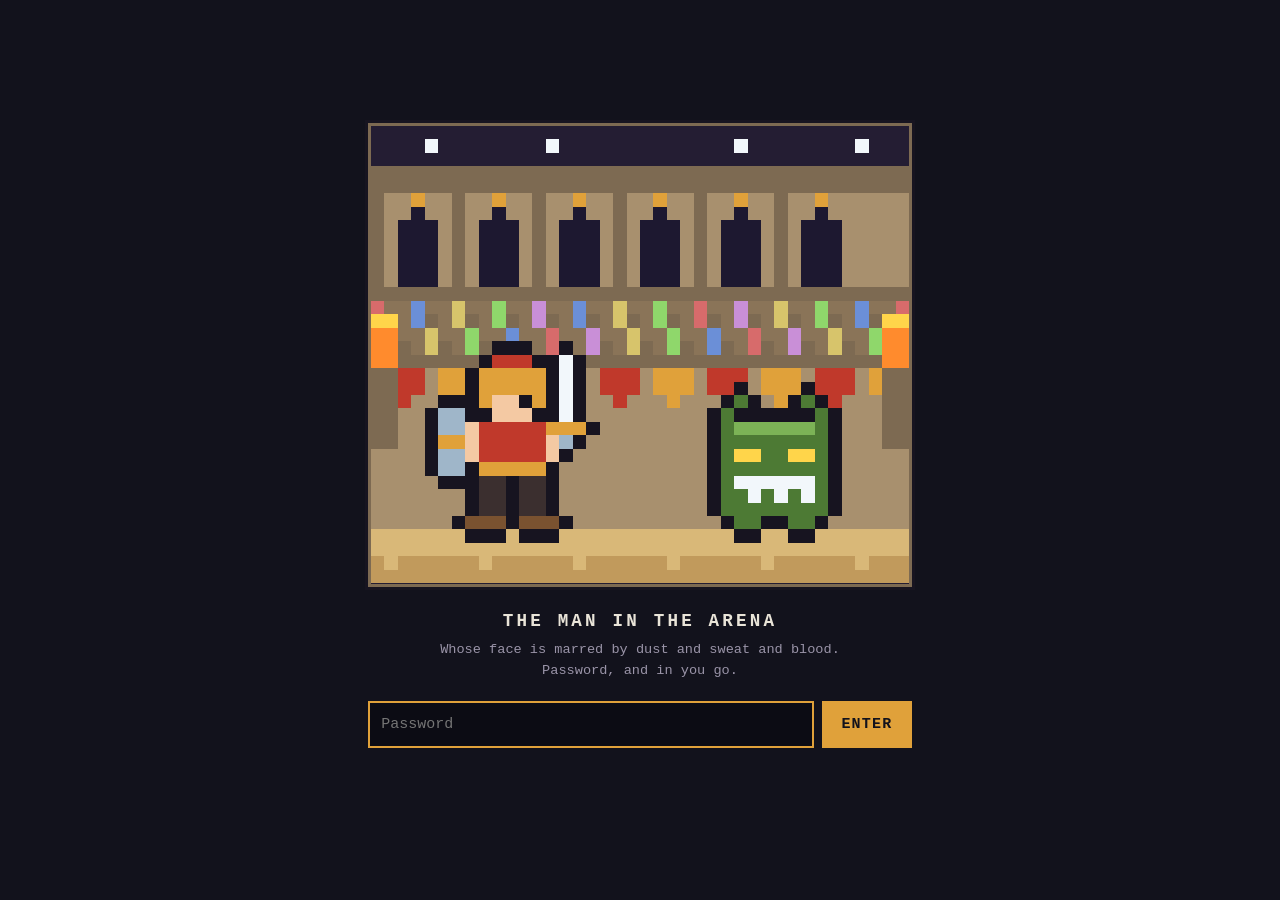
<file: terminal.html>
<!DOCTYPE html>
<html lang="en">
<head>
    <meta charset="UTF-8">
    <meta name="viewport" content="width=device-width, initial-scale=1.0">
    <script src="sitegate.js"></script>
    <title>Benjamin Shifrin</title>
    <style>
        * {
            margin: 0;
            padding: 0;
            box-sizing: border-box;
        }

        body {
            background-color: #1e1e2e;
            color: #cdd6f4;
            font-family: 'Courier New', 'Consolas', 'Monaco', monospace;
            font-size: 15px;
            line-height: 1.6;
            min-height: 100vh;
            padding: 20px;
            cursor: text;
        }

        #terminal {
            max-width: 800px;
            margin: 0 auto;
        }

        .welcome-box {
            color: #a6e3a1;
            margin-bottom: 8px;
            white-space: pre;
            overflow-x: auto;
        }

        .welcome-text {
            color: #9399b2;
            margin-bottom: 20px;
        }

        .output-block {
            margin-bottom: 16px;
        }

        .prompt-line {
            display: flex;
            flex-wrap: wrap;
            gap: 0;
            margin-bottom: 2px;
        }

        .prompt-user {
            color: #a6e3a1;
        }

        .prompt-in {
            color: #cdd6f4;
            margin: 0 6px;
        }

        .prompt-path {
            color: #89b4fa;
        }

        .prompt-branch {
            color: #f9e2af;
            margin-left: 8px;
        }

        .input-line {
            display: flex;
            align-items: center;
        }

        .input-chevron {
            color: #a6e3a1;
            margin-right: 8px;
            font-weight: bold;
        }

        #command-input {
            background: transparent;
            border: none;
            outline: none;
            color: #cdd6f4;
            font-family: inherit;
            font-size: inherit;
            flex: 1;
            caret-color: #a6e3a1;
        }

        #command-input::placeholder {
            color: #585b70;
        }

        .cmd-text {
            color: #cdd6f4;
        }

        .cmd-typed {
            color: #cdd6f4;
        }

        .output-text {
            color: #bac2de;
            margin-left: 2px;
        }

        .output-text h2 {
            color: #cba6f7;
            font-size: 15px;
            margin: 12px 0 4px;
        }

        .output-text h3 {
            color: #f9e2af;
            font-size: 15px;
            margin: 8px 0 2px;
        }

        .help-cmd {
            color: #fab387;
            display: inline-block;
            width: 120px;
        }

        .help-desc {
            color: #9399b2;
        }

        .help-line {
            margin-left: 16px;
        }

        a {
            color: #89dceb;
            text-decoration: none;
        }

        a:hover {
            text-decoration: underline;
        }

        .section-title {
            color: #cba6f7;
            font-weight: bold;
            margin: 10px 0 4px;
        }

        .subsection-title {
            color: #f9e2af;
            font-weight: bold;
            margin: 8px 0 2px;
        }

        .list-item {
            margin-left: 16px;
        }

        .list-item::before {
            content: "- ";
            color: #585b70;
        }

        .thought-title {
            color: #89b4fa;
            font-weight: bold;
        }

        .thought-date {
            color: #585b70;
            font-style: italic;
        }

        .quote-text {
            color: #a6e3a1;
            font-style: italic;
        }

        .quote-source {
            color: #9399b2;
            margin-left: 16px;
        }

        .rev {
            color: #a6e3a1;
        }

        .framework-ask {
            color: #f38ba8;
            font-style: italic;
        }

        .error-text {
            color: #f38ba8;
        }

        .em-text {
            color: #9399b2;
            font-style: italic;
        }

        .bold-text {
            color: #cdd6f4;
            font-weight: bold;
        }

        .separator {
            color: #45475a;
            margin: 12px 0;
        }

        .blog-container {
            font-family: Georgia, 'Times New Roman', serif;
            max-width: 680px;
            margin: 16px -20px 0;
            padding: 40px 40px 20px;
            color: #333;
            line-height: 1.8;
            font-size: 17px;
            background: #ffffff;
            border-radius: 4px;
        }

        .blog-container a {
            color: #0066cc;
        }

        .blog-post {
            margin-bottom: 48px;
        }

        .blog-post-title {
            font-family: Georgia, 'Times New Roman', serif;
            font-size: 28px;
            font-weight: 700;
            color: #000000;
            margin-bottom: 4px;
            letter-spacing: -0.5px;
        }

        .blog-post-date {
            font-size: 14px;
            color: #999;
            margin-bottom: 20px;
        }

        .blog-post-body p {
            margin-bottom: 16px;
            color: #333;
        }

        .blog-post-body strong, .blog-post-body b {
            color: #000;
        }

        .blog-post-body em {
            color: #666;
        }

        .blog-post-body ul {
            margin: 12px 0 12px 24px;
            color: #333;
        }

        .blog-post-body ul li {
            margin-bottom: 6px;
        }

        .blog-divider {
            border: none;
            text-align: center;
            margin: 40px 0;
            color: #ccc;
            font-size: 20px;
            letter-spacing: 12px;
        }

        .blog-email {
            border: 1px solid #ddd;
            border-radius: 8px;
            margin: 24px 0;
            overflow: hidden;
        }

        .blog-email-header {
            background: #f6f6f6;
            padding: 12px 20px;
            border-bottom: 1px solid #ddd;
            font-family: 'Courier New', monospace;
            font-size: 13px;
            color: #666;
        }

        .blog-email-header-reply {
            background: #e8f0fe;
            padding: 12px 20px;
            border-bottom: 1px solid #ddd;
            font-family: 'Courier New', monospace;
            font-size: 13px;
            color: #666;
        }

        .blog-email-body {
            padding: 20px;
        }

        .blog-email-body p {
            margin-bottom: 14px;
            color: #333;
        }

        @media (max-width: 600px) {
            body {
                font-size: 14px;
                padding: 10px;
            }

            #command-input {
                font-size: 16px;
            }

            .help-cmd {
                width: 100px;
            }

            .prompt-line {
                font-size: 12px;
            }

            .input-line {
                padding: 4px 0;
            }

            .blog-container {
                font-size: 16px;
                margin: 12px -10px 0;
                padding: 24px 20px 12px;
            }

            .blog-post-title {
                font-size: 22px;
            }

            .blog-email-body, .blog-email-header, .blog-email-header-reply {
                padding: 12px;
            }

            .output-text pre {
                font-size: 8px;
                overflow-x: auto;
            }
        }

        .gate-input {
            background: transparent;
            border: none;
            outline: none;
            color: inherit;
            font: inherit;
            flex: 1;
            padding: 0;
        }
    </style>
</head>
<body>
    <div id="terminal">
        <div id="output"></div>
        <div class="prompt-line">
            <span class="prompt-user">visitor@benshifrin.com</span>
            <span class="prompt-in">in</span>
            <span class="prompt-path">~</span>
            <span class="prompt-branch">main</span>
        </div>
        <div class="input-line">
            <span class="input-chevron">&#10095;</span>
            <input type="text" id="command-input" placeholder="Type 'help' for commands" autofocus autocomplete="off" autocapitalize="off" spellcheck="false">
        </div>
    </div>

    <script src="gate.js"></script>
    <script>
        const commands = {};
        const commandHistory = [];
        let historyIndex = -1;

        // ── Command definitions ──

        commands.help = function() {
            return `<div class="output-text"><pre style="color:#fab387; margin-bottom:12px; line-height:1.2;">
 █   █ █████ █    ████ █████ █   █ █████
 █   █ █     █   █     █   █ ██ ██ █
 █ █ █ ████  █   █     █   █ █ █ █ ████
 █ █ █ █     █   █     █   █ █   █ █
  █ █  █████ ████ ████ █████ █   █ █████</pre> Available commands:
<div class="help-line"><span class="help-cmd">home</span><span class="help-desc">- who is ben?</span></div>
<div class="help-line"><span class="help-cmd">projects</span><span class="help-desc">- what I've built</span></div>
<div class="help-line"><span class="help-cmd">books</span><span class="help-desc">- what I'm reading</span></div>
<div class="help-line"><span class="help-cmd">routine</span><span class="help-desc">- how I work</span></div>
<div class="help-line"><span class="help-cmd">process</span><span class="help-desc">- the startup process</span></div>
<div class="help-line"><span class="help-cmd">podcasts</span><span class="help-desc">- what I listen to</span></div>
<div class="help-line"><span class="help-cmd">hobbies</span><span class="help-desc">- what I do for fun</span></div>
<div class="help-line"><span class="help-cmd">thoughts</span><span class="help-desc">- my writing</span></div>
<div class="help-line"><span class="help-cmd">quotes</span><span class="help-desc">- words I live by</span></div>
<div class="help-line"><span class="help-cmd">content</span><span class="help-desc">- content I recommend</span></div>
<div class="help-line"><span class="help-cmd">frameworks</span><span class="help-desc">- how I think</span></div>
<div class="help-line"><span class="help-cmd">why</span><span class="help-desc">- my purpose</span></div>
<div class="help-line"><span class="help-cmd">contact</span><span class="help-desc">- get in touch</span></div>
<div class="help-line"><span class="help-cmd">clear</span><span class="help-desc">- clear the terminal</span></div></div>`;
        };

        commands.home = function() {
            return `<div class="output-text">
Hello, I am Ben!

I am in the midst of starting my own startup, Matcha, and here are a collection of my thoughts. I have also added a couple extra pages to show my routine and books I am reading.

Contact me: ben [at] dentivolve [dot] com

People I admire: <a href="https://jesseitzler.com/blogs/free-swim" target="_blank">Jesse Itzler</a>, <a href="https://www.christinacacioppo.com/" target="_blank">Christina Cacioppo</a>, Tom Brady, Jay Yang</div>`;
        };

        commands.projects = function() {
            return `<div class="output-text">
<span class="section-title">Projects Over the Past ${(function() {
    var start = new Date(2025, 6, 1), now = new Date();
    var months = (now.getFullYear() - start.getFullYear()) * 12 + now.getMonth() - start.getMonth();
    var days = Math.floor((now - new Date(2025, 6 + months, 1)) / 864e5);
    return months + ' Months, ' + days + ' Days';
})()}</span>
Since I started this website in July 2025.

<div class="list-item"><span class="bold-text">AI Coach for Receptionists</span> (didn't realize the size of competitors until a month in)</div>
<div class="list-item"><span class="bold-text">Most Technically Advanced Referral Program in Dentistry</span> (in office but not enough value generated yet)</div>
<div class="list-item"><span class="bold-text">Trained a CV model on 1000 images of Tooth Images</span> (Integration with Dexis too technically complex)</div>
<div class="list-item"><span class="bold-text">Changing the Way Specialists Communicate and Increasing Patients</span> (still working on it and talking to users)</div>
<div class="list-item"><span class="bold-text">3D Render to Realtime Show Patients High Value Treatment Plans</span></div>
<div class="list-item"><span class="bold-text">AI-Generated SEO Blogs</span> (boring)</div>
<div class="list-item"><span class="bold-text">AI Insurance Negotiation</span></div>

<span class="subsection-title">Matcha</span></div>`;
        };

        commands.books = function() {
            return `<div class="output-text">
<span class="section-title">Books I Have Read This Year</span>

<div class="list-item"><span class="bold-text">Shoe Dog</span> by Phil Knight — Should've traveled the world for longer</div>
<div class="list-item"><span class="bold-text">Blitzscaling</span> by Reid Hoffman, Chris Yeh — Networks effects are great, but Im focusing on PMF rn</div>
<div class="list-item"><span class="bold-text">Billion Dollar Whale</span> by Bradley Hope, Tom Wright — Pissed me off</div>
<div class="list-item"><span class="bold-text">Elon Musk</span> by Ashlee Vance — Become a better story teller</div>
<div class="list-item"><span class="bold-text">The Everything Store</span> by Brad Stone — Don't try to create a flywheel, but have one ready before purchasing another business. Bezos started a company at age 30.</div>
<div class="list-item"><span class="bold-text">How to Win at the Sport of Business</span> by Mark Cuban — Cuban did all the stuff I am doing now, but he was getting wasted all the time!</div>
<div class="list-item"><span class="bold-text">Steve Jobs</span> by Walter Isaacson — Simplicity is key. I bought a whiteboard because of him. A customer should be able to navigate to anything on a website in 3 clicks.</div>
<div class="list-item"><span class="bold-text">Unleash the Power of Storytelling</span> by Rob Biesenbach</div>
<div class="list-item"><span class="bold-text">Community Oriented Dentist</span></div>
<div class="list-item"><span class="bold-text">Grow Your Practice Online</span></div>

<span class="section-title">Currently Reading</span>

<div class="list-item"><span class="bold-text">Man's Search for Meaning</span> by Viktor E. Frankl</div>

<span class="section-title">Books I Want to Read This Year</span>

<div class="list-item"><span class="bold-text">Extreme Ownership</span> by Jocko Willink, Leif Babin</div>
<div class="list-item"><span class="bold-text">High Output Management</span> by Andrew S. Grove</div>
<div class="list-item"><span class="bold-text">The Hard Thing About Hard Things</span> by Ben Horowitz</div>
<div class="list-item"><span class="bold-text">Invent and Wander</span> by Walter Isaacson, Jeff Bezos</div>
<div class="list-item"><span class="bold-text">The Innovator's Dilemma</span> by Clayton M. Christensen</div>
<div class="list-item"><span class="bold-text">Autobiography of a Yogi</span> by Paramahansa Yogananda</div>
<div class="list-item"><span class="bold-text">The Trial</span> by Franz Kafka</div></div>`;
        };

        commands.routine = function() {
            return `<div class="output-text">
<span class="section-title">Routine</span>

<span class="em-text">In the first 30 years of your life, you make your habits. For the last 30 years of your life, your habits make you. - Steve Jobs</span>

I have been cultivating a routine that I have been very proud of. I just started having this routine around 6 months ago, since I noticed that successful people had focused routines. I have stolen every one of these habits from podcasts or books I have read. I'm a thief!

<span class="subsection-title">Morning Routine</span>
I journal as I wake up. I do this by writing what I am grateful for, some thoughts, self-affirmations, and if I can remember, my dreams.
I meditate by watching <a href="https://www.youtube.com/watch?v=tybOi4hjZFQ&vl=en" target="_blank">this video</a> when I wake up.

<span class="subsection-title">Evening Routine</span>
The secret to a great day is by having a successful evening before. I do this by journaling and writing what I need to get done the next day and scheduling it on my Google Calendar.
I have mostly quit drinking due to focused prioritization.

<span class="subsection-title">Goal Planning</span>
At the beginning of the month, I put my monthly goal in my Google Calendar.
Every Sunday, I write my weekly goals and place on my Google Calendar the main goals of that week to look back on. I do this while journaling.

<span class="subsection-title">Workout</span>
I try to workout every day, and go on a run at 6am on Mondays to do something hard to start the week.
Current splits:
<div class="list-item">Squat: 315 x 5</div>
<div class="list-item">Bench: 225 x 3</div>
<div class="list-item">Plank: 2:40 (updated 3/22 — was 2:35)</div>
<div class="list-item">Run: 8:20 x 4.4</div>
<div class="list-item">Headstand: No</div>
<div class="list-item">Muscle-up: No</div>
<div class="list-item">Stairmaster: 40 minutes on 10 incline (updated 3/22 — was 30 minutes)</div>

<span class="subsection-title">Check-Ins</span>
Every 2-weeks I send an email to founders I admire and people who are involved in startups, discussing this: What I said I was going to do, What did I do, What am I going to do next, What keeps me up at night.
I also do weekly accountability checks, using this <a href="https://docs.google.com/forms/d/e/1FAIpQLSebQoICPPKqH8RB-G2iOsp4NLYFgKYzBxR3PNePPg4nREd9xQ/viewform?usp=header" target="_blank">google form</a> that I took from <a href="https://www.christinacacioppo.com/" target="_blank">Christina</a>.

<span class="subsection-title">Social Media</span>
I have always struggled with social media so I have deleted most of the social media apps. I still use Twitter/X occasionally and keep my LinkedIn (which I hope to delete soon). I block most websites on my computer so they don't distract me.

<span class="subsection-title">Phone Use</span>
I try to limit phone use throughout the day. Before bed, I place my phone downstairs so I don't use it before bed and wake up without my phone. This has been a wonderful change.

<span class="subsection-title">Therapy</span>
This year I have begun going to therapy.

<span class="subsection-title">Languages</span>
I was meeting a tutor on Preply once a week to learn Russian, but have stopped for now due to time constraints.</div>`;
        };

        commands.process = function() {
            return `<div class="output-text">
<span class="section-title">The Process</span>

<span class="subsection-title">Now: Matcha</span>
Now that I am building Matcha, I am focusing mostly on sales and marketing. My main channels are:
<div class="list-item"><span class="bold-text">Cold calls</span></div>
<div class="list-item"><span class="bold-text">Referrals</span></div>
<div class="list-item"><span class="bold-text">Communities</span></div>

<span class="subsection-title">Pre-Matcha</span>
There are different ways to start a startup, but they mostly boil down to this:
<span class="em-text">You are either coding shit, selling shit, or doing jack shit</span>

<span class="subsection-title">Coding Shit</span>
My stack is mostly VS Code + Claude Code. I use Kanband boards and create PRDs for what I need to build.

<span class="subsection-title">Selling Shit</span>
At the moment, my main channels of talking to customers are cold calls, walking unannounced into customer offices, and referrals.

Here are my customer discovery questions, I try to use techniques from the "Mom Test" so I try to get the customer to speak as much as possible.

<span class="subsection-title">Discovery Questions</span>
<div class="list-item">How do you communicate currently with GPs?</div>
<div class="list-item">Walk me through what happens after you refer a patient out for clearance.</div>
<div class="list-item">What percent of patients have this problem?</div>
<div class="list-item">What are the most common reasons patients don't end up booking treatment?</div>
<div class="list-item">When's the last time you had to chase down whether a patient completed work somewhere else?</div>
<div class="list-item">What's your current PMS?</div>
<div class="list-item">How do you track patients who were referred out but never came back?</div>
<div class="list-item">Do you know how much unscheduled treatment is sitting in your system right now?</div>
<div class="list-item">If you had to guess, how many patients per month fall through the cracks because of this?</div>
<div class="list-item">Are you paying for anything right now that tries to solve this?</div>
<div class="list-item">What have you tried to solve this? How much time does your team spend on it per week?</div>
<div class="list-item">If you were going to bring on a new tool like this, who else would need to be involved?</div>
<div class="list-item">On a scale of 1/10 how painful is this?</div>
<div class="list-item">What's the most time-consuming task for your front desk every day?</div>
<div class="list-item">If you hired someone today and you have them sit next to you and do work for you, what would you have them do?</div>

<span class="subsection-title">Pivot Questions</span>
<div class="list-item">What is the biggest headache in your office right now?</div>
<div class="list-item">Do they like their marketing company?</div>
<div class="list-item">Is this a burning pain point?</div>
<div class="list-item">How much would they pay for this?</div></div>`;
        };

        commands.podcasts = function() {
            return `<div class="output-text">
<span class="section-title">Podcasts I Like</span>

<span class="em-text">(updated 10/10/2026)</span> I try to listen to fewer podcasts now.

<div class="list-item"><a href="https://open.spotify.com/show/5t7l5Vv8goSi5tm7YP8C8m" target="_blank">A Product Market Fit Show</a></div>
<div class="list-item"><a href="https://open.spotify.com/show/3mliji9352UAk3XnWElnDV" target="_blank">My First Million</a></div>
<div class="list-item"><a href="https://open.spotify.com/show/44fllCS2FTFr2x2kjP9xeT" target="_blank">Hard Fork</a></div>
<div class="list-item"><a href="https://open.spotify.com/show/7txiovdzPARhjm18NwMUYj" target="_blank">Founders</a></div>
<div class="list-item"><a href="https://open.spotify.com/show/6E709HRH7XaiZrMfgtNCun" target="_blank">How I Built This</a></div>
<div class="list-item"><a href="https://open.spotify.com/show/0d9BxIHwVSz3qq9ssblGoC" target="_blank">Empires</a></div>
<div class="list-item"><a href="https://open.spotify.com/show/0lOlDVHBwecGvZhDT9VdDe" target="_blank">Home Service Expert by Tommy Mello</a></div></div>`;
        };

        commands.hobbies = function() {
            return `<div class="output-text">
Sometimes I forget what my hobbies are, so I wrote them down here.

<span class="section-title">Hobbies</span>

<div class="list-item">Yoga</div>
<div class="list-item">Books</div>
<div class="list-item">Working Out</div>
<div class="list-item">Board Games</div>
<div class="list-item">Self Help</div>
<div class="list-item">Atlanta Hawks</div>
<div class="list-item">Traveling</div>
<div class="list-item">Podcasts</div>
<div class="list-item">Going to Art Museums</div>
<div class="list-item">Thrifting for Le Creuset</div></div>`;
        };

        // The writing lives encrypted in locked/terminal-thoughts.json — it is not
        // in this file. Edit _private/terminal-thoughts.html, then: node encrypt.js
        let thoughtsGateSeq = 0;
        commands.thoughts = function() {
            const id = 'thoughts-gate-' + (++thoughtsGateSeq);
            // processCommand() is synchronous, so return a placeholder and fill it
            // in once the output has been added to the DOM.
            setTimeout(function() { mountThoughtsGate(id); }, 0);
            return `<div id="${id}" class="blog-container"><div class="output-text">Loading...</div></div>`;
        };

        function mountThoughtsGate(id) {
            const host = document.getElementById(id);
            if (!host) return;

            function askFor(message) {
                host.innerHTML = `<div class="output-text">${message}</div>
<div class="input-line"><span class="input-chevron">&#10095;</span><input type="password" class="gate-input" id="${id}-input" placeholder="Password" autocomplete="current-password"></div>
<div class="output-text">Email ben for the password.</div>`;
                const field = document.getElementById(id + '-input');
                field.focus();
                field.addEventListener('keydown', function(e) {
                    if (e.key !== 'Enter' || !field.value) return;
                    e.stopPropagation();
                    const pw = field.value;
                    host.innerHTML = '<div class="output-text">Unlocking...</div>';
                    attempt(pw, false);
                });
            }

            function attempt(pw, fromSession) {
                Gate.decrypt('locked/terminal-thoughts.json', pw).then(function(html) {
                    try { sessionStorage.setItem(Gate.SESSION_KEY, pw); } catch (e) {}
                    host.innerHTML = html;
                }).catch(function() {
                    if (fromSession) {
                        // Stale saved password — just ask again without an error.
                        try { sessionStorage.removeItem(Gate.SESSION_KEY); } catch (e) {}
                        askFor('These thoughts are private.');
                    } else {
                        askFor('Wrong password.');
                    }
                });
            }

            let saved = null;
            try { saved = sessionStorage.getItem(Gate.SESSION_KEY); } catch (e) {}
            if (saved) { attempt(saved, true); } else { askFor('These thoughts are private.'); }
        }

        commands.quotes = function() {
            return `<div class="output-text">
<span class="section-title">Quotes I Like</span>

<div class="quote-text">"Do not let your fire go out, spark by irreplaceable spark in the hopeless swamps of the not-quite, the not-yet, and the not-at-all. Do not let the hero in your soul perish in lonely frustration for the life you deserved and have never been able to reach. The world you desire can be won. It exists.. it is real.. it is possible.. it's yours."</div>
<div class="quote-source">— Atlas Shrugged</div>

<div class="quote-text">"Appear weak when you are strong, and strong when you are weak."</div>
<div class="quote-source">— The Art of War</div>

<div class="quote-text">"You have no responsibility to live up to what other people think you ought to accomplish."</div>
<div class="quote-source">— Surely You're Joking, Mr. Feynman!</div>

<div class="quote-text">"What would you do if you weren't afraid?"</div>
<div class="quote-source">— Lean In</div>

<div class="quote-text">"I may not have been sure about what really did interest me, but I was absolutely sure about what didn't."</div>
<div class="quote-source">— The Outsider</div>

<div class="quote-text">"Don't be too timid and squeamish about your actions. All life is an experiment. The more experiments you make the better."</div>
<div class="quote-source">— Ralph Waldo Emerson, 1841</div>

<div class="quote-text">"Becoming is better than being."</div>
<div class="quote-source">— Mindset</div>

<div class="quote-text">"Your time is limited, so don't waste it living someone else's life."</div>
<div class="quote-source">— Becoming Steve Jobs</div>

<div class="quote-text">"A healthy feeling of inferiority is not something that comes from comparing oneself to others; it comes from one's comparison with one's ideal self."</div>
<div class="quote-source">— The Courage to Be Disliked</div>

<div class="quote-text">"Everything can be taken from a man but one thing: the last of the human freedoms—to choose one's attitude in any given set of circumstances, to choose one's own way."</div>
<div class="quote-source">— Man's Search for Meaning</div>

<div class="quote-text">"There is nothing more important to true growth than realizing that you are not the voice of the mind - you are the one who hears it."</div>
<div class="quote-source">— The Way of the Superior Man</div>

<div class="quote-text">"We can't have change without loss, which is why so often people say they want change but nonetheless stay exactly the same."</div>
<div class="quote-source">— Maybe You Should Talk to Someone</div>

<div class="quote-text">"Work is a rubber ball. If you drop it, it will bounce back. The other four balls-- family, health, friends, integrity-- are made of glass."</div>
<div class="quote-source">— The ONE Thing</div></div>`;
        };

        commands.content = function() {
            return `<div class="output-text">
<span class="section-title">Content I Consume</span>

<span class="subsection-title">Websites</span>
<div class="list-item"><a href="https://www.goodbooks.io/" target="_blank">Good Books</a></div>
<div class="list-item"><a href="https://patrickcollison.com/fast" target="_blank">Patrick Collison - Fast</a></div>

<span class="subsection-title">Blogs</span>
<div class="list-item"><a href="https://jesseitzler.com/blogs/free-swim" target="_blank">Jesse Itzler - Free Swim</a></div>
<div class="list-item"><a href="https://midlifemale.com/you-owe-your-past-nothing/" target="_blank">You Owe Your Past Nothing</a></div>
<div class="list-item"><a href="https://jamesclear.com/3-2-1/january-15-2026" target="_blank">James Clear - 3-2-1</a></div>
<div class="list-item"><a href="https://venturehacks.com/cap-table#" target="_blank">Venture Hacks - Cap Table</a></div>
<div class="list-item"><a href="https://paulgraham.com/articles.html" target="_blank">Paul Graham - Essays</a></div>
<div class="list-item"><a href="https://davidcummings.org/" target="_blank">David Cummings</a></div>
<div class="list-item"><a href="https://chasefagen.com" target="_blank">Chase Fagen</a></div>

<span class="subsection-title">Quotes</span>
<div class="list-item"><a href="https://www.goodreads.com/work/quotes/1687522-de-brieven-van-vincent-van-gogh" target="_blank">Vincent van Gogh - Letters</a></div></div>`;
        };

        commands.frameworks = function() {
            return `<div class="output-text">
<span class="section-title">Frameworks and Mindset</span>
<span class="rev">Green text = my revisions (updated 10/10/2026)</span>

The hard part of building a company is that no one is telling you what to do. There isn't a step-by-step how-to guide on YouTube or the internet. I guess there are, but following some random influencer wont let you be successful especially because they will probably sell you drop shipping lol.

I've been studying the greatest entrepreneurs and visionaries, and it seems like a lot of them have specific frameworks and mental models in their mind before they start their company or while they're figuring out what to build on.

<span class="subsection-title">Startup Frameworks</span>

<span class="bold-text">Solve a problem</span>
Starting a company at its core is solving a problem for the end-user. Defining the problem clearly and explaining it to a user is key.
<span class="framework-ask">Ask: What is the problem you are solving? How many people have confirmed this is a problem they face?</span>
<span class="rev">-- I don’t do this right now as my method has changed as I am working more on the consulting/services route.</span>

<span class="bold-text">Competition is good</span>
MySpace started before Facebook, AltaVista started before Google. Competition means that others have found product market fit and have validated your idea.
<span class="framework-ask">Ask: What can you do differently from your competition?</span>
<span class="rev">-- Agree 100%. Happy to be in a space with lots of competition. I mostly try to focus on how i can serve my customer(s) better now</span>

<span class="bold-text">High leverage</span>
There are endless things to do when starting your own company. Prioritization is key. Talking to customers would be most important for me at this stage.
<span class="framework-ask">Ask: Write down everything your company needs to do. Find what is most pivotal and prioritize accordingly.</span>
<span class="rev">-- What I do now, I make weekly and monthly goals which are normally sales goals then I prioritize by asking what will make me progress to the goal. Guess what the answer is, SALES</span>

<span class="bold-text">Bottlenecks</span>
Usually when starting a company there are two things: making things and selling things. What is your bottleneck? Focused time spent coding? Or lack of connections in the industry?
<span class="framework-ask">Ask: What is stopping me from doing whats most important?</span>
<span class="rev">-- Agree 100%</span>

<span class="bold-text">Failing fast/Wasting Time</span>
Time is the most precious thing a startup has. The only thing I don't want to do is waste my time working on projects that no one wants.
<span class="framework-ask">Ask: What would be the reason I failed? Test those hypotheses.</span>
<span class="rev">-- Good ask, probably not wanting to do more cold calls or get on more calls to do sales.</span>

<span class="bold-text">Talking to other people/Specifics</span>
Ask "How many times has this affected you in the past month" — that will tell you much more of their burning pain points.
<span class="framework-ask">Ask: What specifics can I ask the customer?</span>
<span class="rev">-- Fair, i sell services now so really focusing on the problem.</span>

<span class="bold-text">Save money, make money, save time</span>
Most companies save money, make money, or save the customer time. Measure it. That will show your strength in the market.
<span class="rev">-- Im just focusing on having someone pay more for something now.</span>

<span class="bold-text"><a href="https://pmarchive.com/guide_to_startups_part4.html" target="_blank">Product Market Fit</a></span>
Hard to define, but something that all startup founders think about. PMF should ultimately solve a problem for your customer in a sizable market.
<span class="rev">-- <span class="bold-text">Service Market Fit</span>
I am selling a service now so I am focusing on what service can I offer that solves a problem enough that someone will pay me for it.</span>

<span class="bold-text">Utility Curve</span>
A utility curve is a s-shaped graph with cost on the x axis and value on the y axis. At some point there are diminishing returns. Adding more features normally does not allow you to finish at PMF.
<span class="framework-ask">Ask: If I build another feature, is the cost of your time worth the value it brings?</span>

<span class="subsection-title">Filtering Frameworks</span>

<span class="bold-text">Believe nothing you hear half of what you see</span>
After a couple years in the real world, especially in sales calls I started thinking everyone is exaggerating.

<span class="bold-text">The media/internet</span>
In 2020 I felt like a rock carved by the rivers that were the culture and ideas propagated through the internet. News is designed to scare its readers and algorithms incentivize reactions.

<span class="subsection-title">Self-Help Frameworks</span>

<span class="bold-text">You either manage yourself or someone will manage you</span>
I think this one speaks for itself.</div>`;
        };

        commands.why = function() {
            return `<div class="output-text">
<span class="section-title">Why</span>

In your 20s, finding your purpose is at the heart of most of our problems. After travelling Asia for 5 months in 2025 that was my main struggle. While I was in Turkey, I listened to <a href="https://www.youtube.com/watch?v=yujP3-AxXsI" target="_blank">this podcast</a> and found my purpose. Essentially I will be using my gifts to build businesses and use those to serve the communities that have shaped me.</div>`;
        };

        commands.contact = function() {
            return `<div class="output-text">
<span class="section-title">Contact</span>

Email: ben [at] dentivolve [dot] com</div>`;
        };

        commands.clear = function() {
            document.getElementById('output').innerHTML = '';
            return null;
        };

        // ── Terminal engine ──

        const output = document.getElementById('output');
        const input = document.getElementById('command-input');

        function createPromptHTML() {
            return `<div class="prompt-line"><span class="prompt-user">visitor@benshifrin.com</span><span class="prompt-in">in</span><span class="prompt-path">~</span><span class="prompt-branch">main</span></div>`;
        }

        function addOutput(html) {
            const block = document.createElement('div');
            block.className = 'output-block';
            block.innerHTML = html;
            output.appendChild(block);
            window.scrollTo({ top: document.body.scrollHeight, behavior: 'smooth' });
        }

        function processCommand(cmd) {
            const trimmed = cmd.trim().toLowerCase();

            // Show the prompt + typed command
            const echoHTML = createPromptHTML() +
                `<div class="input-line"><span class="input-chevron">&#10095;</span><span class="cmd-typed"> ${escapeHTML(cmd.trim())}</span></div>`;

            if (trimmed === '') {
                addOutput(echoHTML);
                return;
            }

            commandHistory.push(cmd.trim());
            historyIndex = commandHistory.length;

            if (trimmed === 'clear') {
                commands.clear();
                return;
            }

            let result;
            if (commands[trimmed]) {
                result = commands[trimmed]();
            } else {
                result = `<div class="error-text">Command not found: ${escapeHTML(trimmed)}. Type 'help' for available commands.</div>`;
            }

            addOutput(echoHTML + (result || ''));
        }

        function escapeHTML(str) {
            const div = document.createElement('div');
            div.textContent = str;
            return div.innerHTML;
        }

        // Welcome message
        function showWelcome() {
            const welcome = `<div class="welcome-box">  ┌─────────────────────────────────────────┐
  │   Welcome to benshifrin.com             │
  └─────────────────────────────────────────┘</div>
<div class="welcome-text">Type 'help' for available commands.</div>`;
            addOutput(welcome);
        }

        showWelcome();

        // Input handling
        input.addEventListener('keydown', function(e) {
            if (e.key === 'c' && e.ctrlKey) {
                e.preventDefault();
                commands.clear();
                input.value = '';
            } else if (e.key === 'Enter') {
                processCommand(input.value);
                input.value = '';
            } else if (e.key === 'ArrowUp') {
                e.preventDefault();
                if (historyIndex > 0) {
                    historyIndex--;
                    input.value = commandHistory[historyIndex];
                }
            } else if (e.key === 'ArrowDown') {
                e.preventDefault();
                if (historyIndex < commandHistory.length - 1) {
                    historyIndex++;
                    input.value = commandHistory[historyIndex];
                } else {
                    historyIndex = commandHistory.length;
                    input.value = '';
                }
            }
        });

        // Click anywhere to focus input
        document.body.addEventListener('click', function(e) {
            if (!e.target.closest('a') && !e.target.closest('.gate-input')) {
                input.focus();
            }
        });

        // Prevent links from stealing focus
        document.addEventListener('click', function(e) {
            if (e.target.tagName === 'A') {
                e.stopPropagation();
            }
        });
    </script>
</body>
</html>
</file>
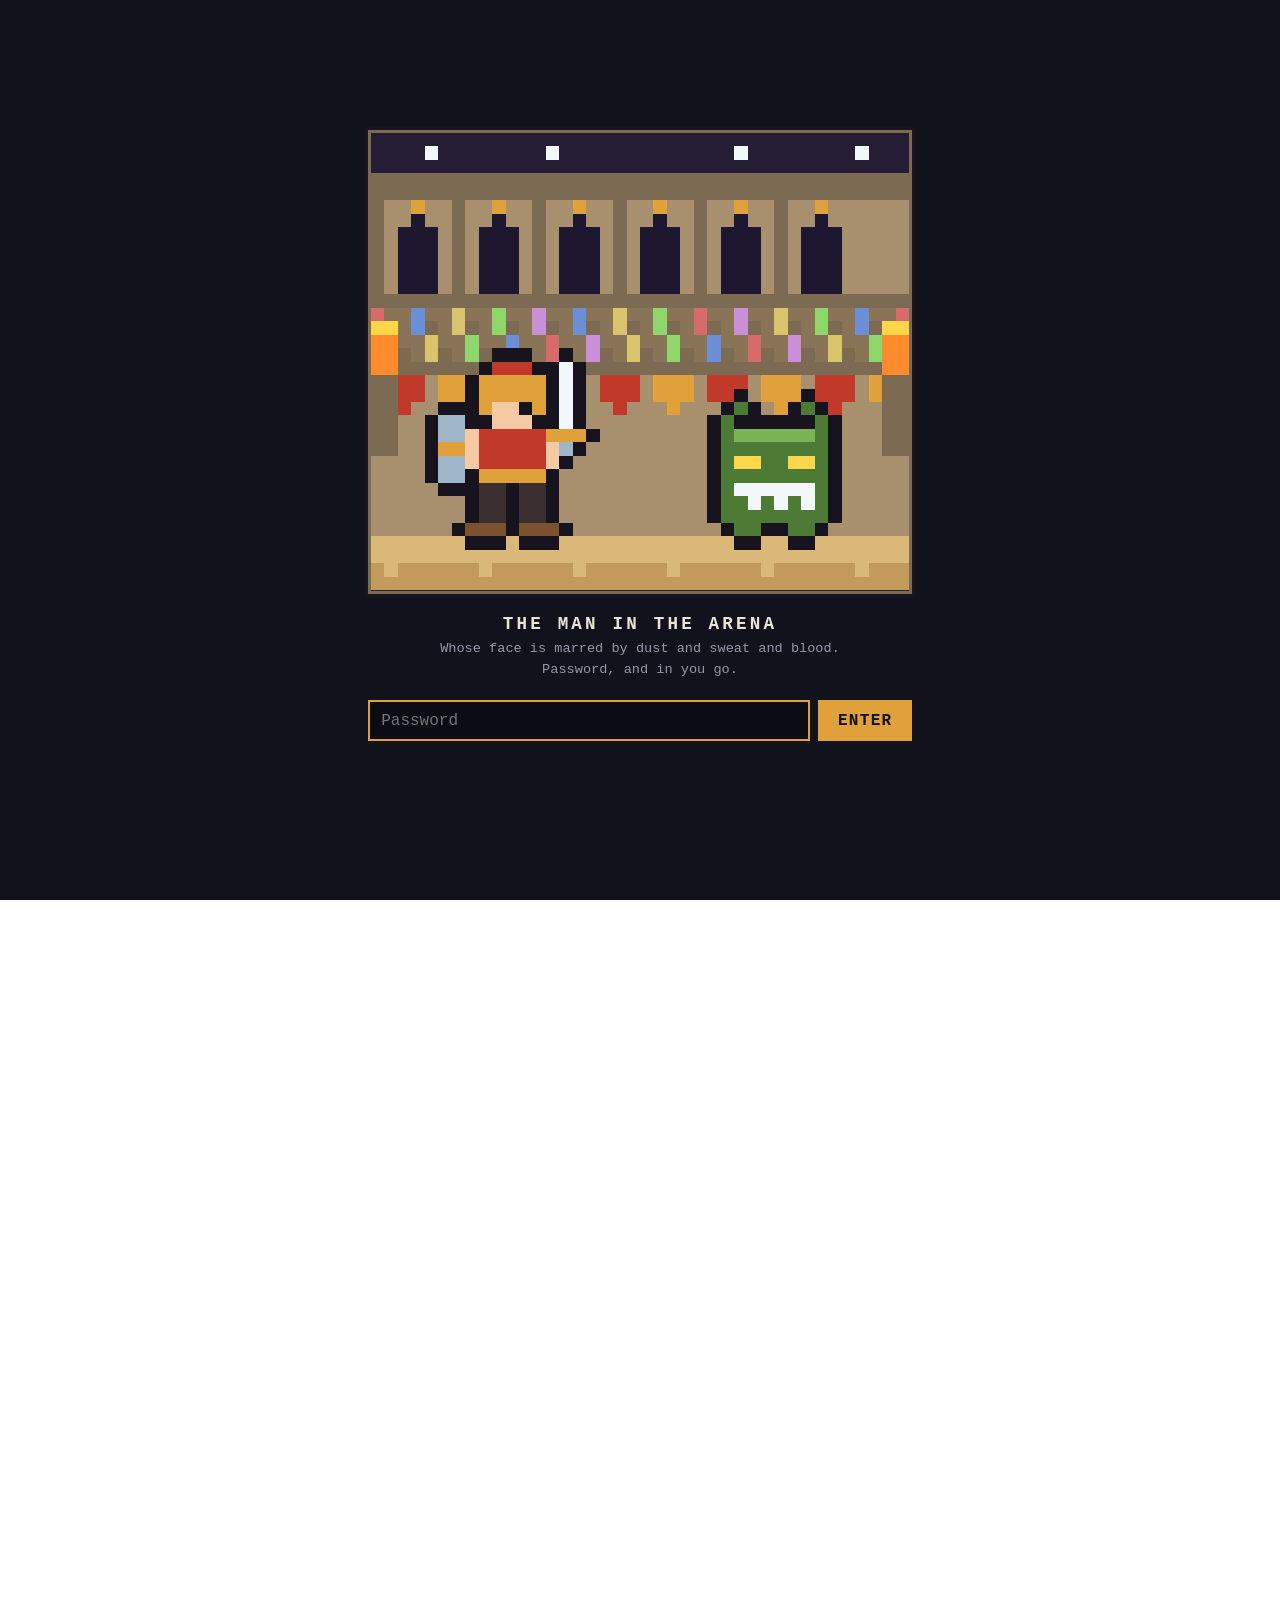
<file: Thoughts.html>
<!DOCTYPE html>
<html lang="en">
<head>
    <meta charset="UTF-8">
    <meta name="viewport" content="width=device-width, initial-scale=1.0">
    <script src="sitegate.js"></script>
    <title>Thoughts - Benjamin Shifrin</title>
</head>
<body>
    <nav>
        <a href="index.html">Home</a> |
        <a href="projects.html">Projects</a> |
        <a href="books.html">Books</a> |
        <a href="routine.html">Routine</a> |
        <a href="StartupJourneyThoughts.html">The Process</a> |
        <a href="podcasts.html">Podcasts</a> |
        <a href="Hobbiest.html">Hobbies</a> |
        <a href="Thoughts.html">Thoughts</a> |
        <a href="quotes.html">Quotes</a> |
        <a href="content.html">Content</a> |
        <a href="frameworks.html">Frameworks</a> |
        <a href="Why.html">Why</a> |
        <a href="checkins.html">Check-Ins</a>
    </nav>
    <h1>Thoughts</h1>

<!-- SCHEDULED_INSERT -->

    <h2>Manifestation for End of the Year</h2>
    <p><em>September 30, 2026</em></p>

    <p>Let me start by talking my shit</p>

    <p>December 2024, quit my consulting job to travel asia</p>

    <p>May 2025, 5 months after Asia come back to america with the goal of starting a school in Nepal via funding from my own business</p>

    <p>May - July 2025, completely lose sense of identity aka identity crisis think I might become a dentist</p>

    <p>June 2025, Try it out, think I would kill myself if I did</p>

    <p>July 2025, Remembered I always wanted to start my own business</p>

    <p>After thousands of rejections, failures, different ideas.</p>

    <p>Now after an immense personal development growth, where I quit partying, quit social media, started working out more, meditating, journaling, therapy, removing most/all of my sins, running, and also encouraging friends and family to become their best selves (moving cities, telling them to start therapy, helping them run for political office)</p>

    <p>Furthermore, when I started I had:</p>

    <p>
        Mostly no connections,<br>
        And no money,<br>
        No friends,<br>
        Instead no partners,<br>
        No experience in sales, marketing, consulting, business<br>
        Then No fancy degree,<br>
        Hence No mentors,<br>
        Especially Nobody that believed in me,<br>
        Also Was never top of my class,<br>
        Regardless was almost kicked out of university,<br>
        Equally, Living at my parents place,<br>
        Next Taking odd freelancing jobs to scrape by,<br>
        Also, Immense insecurity,<br>
        No community,
    </p>

    <p>Just an immense ambition and an obsession to prove something to myself.</p>

    <p>In September 2026 I signed my first real client doing work that I would do for free</p>

    <p>Now I am in New York (fill in city here) with a real business</p>

    <p>This is my next leap, there's still a ton of risk, a ton of insecurity and doubt too.</p>

    <p>But what I realized is that most of my success comes from doing exactly what I am fearing.</p>

    <p>I don’t do this for money, I don’t do it for validation, I don’t do this for the person reading this on the other side of the screen.</p>

    <p>
        I do this because I want to see how far I can go<br>
        I do this because I believe all of us cap our potential<br>
        I do this because I am not the same person I was a year ago<br>
        I do this because I am excited for who I will be in the future<br>
        I do this so I can go back to the Nepali 8 year old (now 9) and build him a fucking school.<br>
        I do this because I have the immense privilege to find my true purpose, to know triumph or to fail, but at least fail greatly. So I can know the feeling of victory, or defeat.
    </p>

    <p style="margin-top:3em; line-height:1.2;"><strong>
        M<br>A<br>N<br>I<br>N<br>T<br>H<br>E<br>A<br>R<br>E<br>N<br>A
    </strong></p>

    <hr>

    <h2>Moving to NYC</h2>
    <p><em>September 27, 2026</em></p>

    <p>I have decided I am going to move to NYC.</p>

    <p>Here is a table to show why:</p>

    <table width="100%" cellpadding="10" cellspacing="0" style="border:1px solid #ddd; border-collapse:collapse; margin:20px 0; font-family:inherit;">
        <tr style="background:#f6f6f6;">
            <th style="border:1px solid #ddd; text-align:left;"></th>
            <th style="border:1px solid #ddd; text-align:left;">NYC</th>
            <th style="border:1px solid #ddd; text-align:left;">SF</th>
        </tr>
        <tr>
            <td style="border:1px solid #ddd;">Where my customers are located (companies that are slow to get ROI from LLM tools)</td>
            <td style="border:1px solid #ddd;">Wins</td>
            <td style="border:1px solid #ddd;">I want to state that this is my main reason. SF is probably the worst place to find my ICP. SF is where the most AI native people are.</td>
        </tr>
        <tr>
            <td style="border:1px solid #ddd;">Startup/AI Scene</td>
            <td style="border:1px solid #ddd;"></td>
            <td style="border:1px solid #ddd;">Wins</td>
        </tr>
        <tr>
            <td style="border:1px solid #ddd;">Price</td>
            <td style="border:1px solid #ddd;">Wins (slightly)</td>
            <td style="border:1px solid #ddd;"></td>
        </tr>
        <tr>
            <td style="border:1px solid #ddd;">Fun</td>
            <td style="border:1px solid #ddd;">Wins (I know it depends, and I dont like to party. I just want to experience it.)</td>
            <td style="border:1px solid #ddd;"></td>
        </tr>
        <tr>
            <td style="border:1px solid #ddd;">Current Friends</td>
            <td style="border:1px solid #ddd;">Wins</td>
            <td style="border:1px solid #ddd;"></td>
        </tr>
        <tr>
            <td style="border:1px solid #ddd;">HIring Talent</td>
            <td style="border:1px solid #ddd;"></td>
            <td style="border:1px solid #ddd;">Wins (But also dont want to compete with OpenAI for talent)</td>
        </tr>
        <tr>
            <td style="border:1px solid #ddd;">Where I want to go</td>
            <td style="border:1px solid #ddd;">Wins</td>
            <td style="border:1px solid #ddd;"></td>
        </tr>
        <tr>
            <td style="border:1px solid #ddd;">Where I’ll find my wife</td>
            <td style="border:1px solid #ddd;">Wins</td>
            <td style="border:1px solid #ddd;"></td>
        </tr>
    </table>

    <p>The one thing is I didnt like it when I visited there a year ago. Hahahahha. I’m hoping I am going to like it again, I just think that staying with Martin I will. Last time I visited I didnt have a good time with the people I visited. Business wise I think I am overthinking it. All I know is I need to move out of my parents house. I know what I am missing. That is community and friends. Super, super important for me. I make the joke that I am an extrovert with no friends. I made one the past week but thats not really a joke. I need to work on fixing that. I do about 5 different fuckign run clubs a week. I am literally pushing a boulder up a hill.</p>

    <p>I know that moving to a place with better community will fix that. I need to stop being a little bitch. Get out of my mom’s house. Get out of Dunwoody. Get out of Atlanta. Fuckign pursue my dreams. Every day goes by, time is slipping through my fingers. I know that when I move there it will unlock a version of me that I wont even believe. That my strengths will be unleashed, and where I can really fulfill my maximum potential.</p>

    <p>If I dont like it when I go there thats alright. But, I need to give it another shot. I have a feeling that I will like it tremendously. Thats why. Also a two-way door, so I can move somewhere. I have ultimate freedom.</p>

    <hr>

    <h2>The Rest is Noise</h2>
    <p><em>July 27, 2026</em></p>

    <p>I have had three calls in the past 3 working days. All of them got cancelled/rescheduled or I made a mistake. I guess that's what happens in sales. I am going to try to get better at this. It's weird, and yes unproductive to spend 5 hours preparing for two calls and both be moved. It's like you are holding a bunch of energy and it just evaporates into nothing, but leaves me feeling empty.</p>

    <p>After these moments I tend to write and journal since all those negative thoughts just go kaboom and I feel empty and confused.</p>

    <p>The thing I am selling now costs a lot more so ROI wise its fine to spend time preparing if they say yes.</p>

    <p>I have been thinking a lot of what I have been saying is my biggest weakness: focus. The thing with it being my weakness is its only my weakness right now, if I succeed its a filter. If I fail its a weakness.</p>

    <p>Just like the edison quote: 10,000 ways that won't work.</p>

    <p>I think a lot about my insecurities, the shame I feel when I remember the past. I just think to myself, I only feel shame if I lose.</p>

    <p>Like I might be naive, but I feel really confident this is my path. Become an entrepreneur, help companies learn AI this is my calling. Nothing else is attractive to me right now.</p>

    <p>You can't really know if you are fucked up mentally until you look back but I don't think this is an ego thing.</p>

    <p>I can also tell stuff like this with my actions. A good example is in the past I would distract myself with music or videos while I worked because I didn't enjoy it. Now I am 100% focused.</p>

    <p>So yea, I do feel like all my problems would be solved if I just win. Just is harder done than said.</p>

    <p>The other thing when you do a startup is early on, others have to take a chance on you aka design partners. Fuck man, thats the hardest part I listened to a podcast yesterday where the guest just said if you have a free 30 min get on the phone with a customer.</p>

    <p>YOU KNOW HOW HARD IT IS</p>

    <p>That's why I really want to focus on the basic, talk to customers, don't get caught up in other people's advice or stories. Focus on myself.</p>

    <p>The rest is noise.</p>

    <p>I am rambling right now just because I had to get this off my chest, I literally spent 5 hours preparing for calls, making sure i know the system for it and yea one was actually on another day and another got rescheduled.</p>

    <p>I feel like working upstairs alone in my own office is losing its purpose now. Like I would much rather be working with others TBH. I mean this in regards to actual working location. Not employment situation, just realizing what fulfills me.</p>

    <p>I think in life we have different buckets.</p>

    <p>Mind<br>Body<br>Spiritual</p>

    <p>I have heard some call it: faith family fitness finance fun.</p>

    <p>Or just knowing yourself.</p>

    <p>I know I am an extrovert. I also know that I am getting really close to not having any actually close friends in Atlanta. Thats not good to say even writing that down. I used to be the guy with a ton of friends.</p>

    <p>I can tell I am lonely. I know that haha. My life is structured in not a great place. Like I am really proud of my personal development and really think I am in a state of extreme metamorphosis, but still.</p>

    <p>So, I really need to allocate time to making friends. I saw a quote by Logan Paul he said that if he runs he always runs farther with other people and yea thats why I might have not gotten far. Who knows. Its funny like you can see the different paths in life that others took and ones you could have. I try my best to not think about that.</p>

    <p>Anyways so yea, I have not accomplished much today.</p>

    <p>Or you can frame it in that I spent the last 5 hours honing in on my sales process and system and for my next call on wednesday. I will be able to come in and smoke it.</p>

    <p>In health,<br>Ben</p>

    <hr>

    <h2>Failing in Public</h2>
    <p><em>July 12, 2026</em></p>

    <p>I recently made a big pivot. I am not going to be selling to dentists anymore, which I have described previously. I have also been posting a ton on LinkedIn recently since I am selling more B2B. My pivot and me changing what I am working on on my LinkedIn has really exposed my problems of caring what other people think of me.</p>

    <p>I cannot separate the fact that my LinkedIn is a set of pixels which make up a landing page of what I am working on. For some reason I care so much what people think about my professional landing page.</p>

    <p>I'm changing it anyway because that's what needs to be done for my business, but it feels weird posting a month ago about dental and now about AI Adoption. I know this is the right decision, and in the end I have no one I am trying to prove to.</p>

    <p>I know my 3 biggest weaknesses as a founder, my focus, lack of confidence and my struggles with comparison. Maybe this change is related to all 3 and that's the reason?</p>

    <p>Anyways, being a founder a lot of the time is asking what you are scared of and doing it anyways. The startup journey has been personal development more than revenue at this point. Which no one can take away from me, even as I change my ideas.</p>

    <p>Anyways, I did change my LinkedIn and it feels awkward, but who gives a fuck. I can't recall anyone's LinkedIn history besides like 2 people so why the fuck does any of this matter. Even reading this post again sounds so surface level. This is not a real problem.</p>

    <p>In health,<br>Ben</p>

    <hr>

    <h2>Pivot #5</h2>
    <p><em>June 25, 2026</em></p>

    <p>I am on Pivot #5. The main reason I have pivoted is because I found people were willing to pay me for the problem I was solving (lead-gen for dental offices in spanish communities). But, I didn't like the problem, I didn't like the path that would take me down which would be to be successful either dominate the market or become a standard marketing agency. I keep on thinking to myself, you have to like the problem. When you start this journey to build a business, I ask myself "Is this something I want to do for 10 years/do I like the problem to do it for 10 more years".</p>

    <p>Jessie Itzler, a role model of mine, said to find your purpose in your business you should do something you like, what you are good at, and a product/service that helps people. To be honest, I just don't like this problem. I turn 30 in 3.5 years. I don't want to say that this is what I chose to focus on during some of my best years.</p>

    <p>I combined that with thinking I don't love the business model, I am not sure how much value I can create for my customers and there isn't much competition in the space. That is something I learned building my referral management/comms tool. There wasn't much competition in the space which means you have to validate the idea. I like entering markets where there is competition or at least you have strong conviction that people will pay for your product/service.</p>

    <p>I was told by others, rightly so, I should stay in Dental. I did spend a year in the office learning the entire industry and now I am speaking at conferences about using AI in offices. That's the great thing about helping solve the family office problems concurrently with building your own businesses is that I helped my family a ton. So, no regrets.</p>

    <p>I did a full post-mortem/autopsy running every framework on this lead-gen business and ultimately I am happy and confident with my decision. Building a business is really hard, I know that. But, what I at least need to tell myself is I am enjoying the process. The lead-gen agency was just something to make some cash, and to be honest not effectively. I was doing four hours of cold calling for one sales meeting!</p>

    <p>My last thing is I moved back home to build a business and find my next steps I'd say even my identity as well. I have sacrificed a limited income, no social life really, no dating, no work life balance, to build my next career. I told my friend, if you swing, swing big. My gut is telling me that this lead-gen business is not a big swing, it's a bunt.</p>

    <p>So, next steps.</p>

    <p>I have always wanted to teach others. I worked hard in this industry and now I am speaking at a variety of conferences to show doctors how to use AI. I have spent significant time showing my peers how to use AI as well. I am proud to be mostly self-taught in this space. I am to build a Duolingo for AI. But first, I am working on reflecting and learning from my previous pivots. So, I can come up with a strategy that will increase my likelihood for success.</p>

    <p>In health,<br>Ben</p>

    <hr>

    <h2>A simple framework to understand your business</h2>
    <p><em>June 4, 2026</em></p>

    <p>As I have been pivoting and finding PMF, I found that this is the best, simple framework to understand your business.</p>

    <p>Think of your business from first principles:</p>
    <ul>
        <li>What do you know for certain?</li>
        <li>What have you learned?</li>
        <li>What will be true 20 years from now?</li>
        <li>What is your goal?</li>
        <li>What value will you provide?</li>
    </ul>

    <p>Then answer these outbound questions:</p>
    <ul>
        <li>Who is your ICP/Avatar?</li>
        <li>What channel will you find them?</li>
        <li>What will your offer be?</li>
    </ul>

    <p>First, answer all of those questions. Then I would recommend writing down all of the requirements you need — channel, product, where to find customers, etc. I would then recommend hopefully using your experience or research to write down the second order effects. For example, let's say you get X amount of people signed up for a demo. How can you make sure they all show up to the demo?</p>

    <p>After this I would copy and paste all of your answers and have AI tell you what the low hanging fruit is that you can do next. I recommend starting with things that are free. For example, if you need to buy Apollo to get leads, do that last, because you need proper time to digest and research this new strategy.</p>

    <p>AI will probably tell you what I will, and it is what I forgot. Before you begin outbound, text the people in your market that you know would be interested. This is the cheapest way to validate your idea. Email me if you think I missed something.</p>

    <p>In health,<br>Ben</p>

    <hr>

    <h2>Things I am focusing on improving</h2>
    <p><em>May 7, 2026</em></p>

    <p>I feel like the things that I "suck" at are the things most relevant to building a business. Here I am going to talk about a few things that I am bad at and how I am trying to improve it.</p>

    <h3>Sales</h3>
    <p>When I think of a good salesman, I think of a good listener, someone that is confident, and someone that can think quickly on their feet. For me the thing I can work on the quickest, is thinking quickly on my feet, then being a good listener and finally being confident. I also think there might be a difference between sounding confident and being confident. I think it might be easier to sound confident than be a good listener. Cold calls to me are the best ways I can practice this for now since they require all 3, and I am learning to kinda enjoy cold calls? I enjoy talking to people even though I get nervous + anxiety, what I like about them is they are straight to the point. I don't have to go to a conference and hope I can make a friend that will meet with me later. I think they also expand my comfort zone.</p>

    <h3>Coding things that actually matter</h3>
    <p>It's a fallacy thinking that spending your time vibe coding features is gonna get you PMF. It even becomes a trap, stacking feature on feature because it's so easy now. Everyone loves adding features. Even in the product I am building now, I am going to spend my time today stripping the product to the barebones of what I need to sell. I think vibe coding reminds me of my social media usage now that I think about it. I notice my mind coming under a spell as I scroll social media and I think these coding tools do the same thing. A spell of you are getting closer to your destination of PMF. I am going to plan a lot more before I touch Claude Code, ensuring that what I build actually moves the needle.</p>

    <h3>Planning out my week</h3>
    <p>I love the quote if you aren't managing yourself, someone else manages you. However, I am going to change that quote. If you aren't managing yourself well, someone else will manage you. I have managed myself for 8 months, working diligently on the tasks I need to get done. Turns out I suck at managing myself, I wasn't good at prioritizing and I was working on tasks that don't move the needle.</p>

    <p>I wasn't managing myself well. I tend to ask myself this a lot. Does this move the needle. Does this task get me closer to more sales, or my other goals.</p>

    <p>In health,<br>Ben</p>

    <hr>

    <h2>Routine Updates</h2>
    <p><em>April 8, 2026</em></p>

    <p>I am always perfecting my daily routine, I find this enjoyable and makes me feel like I am becoming a better person. So here are some new things I am doing.</p>

    <h3>Apple Watch:</h3>
    <p>I recently got an Apple Watch, and I have been loving it. I got one about 8 years ago but thought it was making me too attached to my phone. Now, I can't afford to miss any texts or emails since I have a responsibility to my customers.</p>
    <p>I have been enjoying the workout feature and tracking my heart rate. Turns out my resting heart rate is pretty low, I am assuming because I workout a lot.</p>
    <p>I love the mindfulness app on the Apple Watch, I meditate once a day for 10 minutes already, but I do "mini-mediations" a few times a day using it. I also log how I am feeling in the app, and use the reflect functionality as well.</p>

    <h3>Shower journal:</h3>
    <p>One of the most challenging parts of my day is the morning shower for me. I have a lot of negative thoughts during this period, normally I journal to remove them but it's difficult to do that in the shower. So, I got a shower journal. While I shower, if I have a negative thought, I categorize it by tallying them in the shower. I think it gives me more control and I have been liking it so far.</p>

    <h3>Alcohol updates:</h3>
    <p>I haven't drank in a while still. When I go out I normally get a non-alcoholic beer. Now, I am going to get soda. I don't need the carbs.</p>

    <h3>Monday Run:</h3>
    <p>I used to wake up early and go on a run on Mondays. While rewarding, I stopped doing it. I think it's better to have a regular routine for my body. It didn't like waking up at 5am.</p>

    <h3>Time for socialization:</h3>
    <p>I joined a kickball IM, so I allocate 4 hours on my Sunday just for socialization. As an extrovert that is cosplaying as an introvert, this is important for me.</p>

    <h3>Color-coding google calendar:</h3>
    <p>The day before, I schedule what I need to do for the following day. This is helpful for me to know what I need to do, but I want to ensure I am mostly selling and doing some building. Color coding my calendar makes sure I am aware I am doing the right things.</p>

    <h3>Airtable for discovery calls:</h3>
    <p>I used to do discovery calls, take notes, and likely lose the notes afterwards. Now, I use air table to take notes and write key details of all my discovery calls. This is important to keep track and know what I need to do next.</p>

    <h3>Day Reviews:</h3>
    <p>At the start of the day, instead of just getting to work, I review my schedule and make sure I understand what my priorities are.</p>

    <h3>Letters:</h3>
    <p>I write letters to everyone that meets with me. This has been quite helpful for me to keep in touch.</p>

    <h3>Birthday texts:</h3>
    <p>I kept on missing my friends birthday's and it really upset me. A couple years ago, I put them all on my calendar. I still used to miss them, now I schedule send all my birthday texts, now I never miss any birthdays.</p>

    <p>Best,<br>Ben</p>

    <hr>

    <h2>Staying Focused</h2>
    <p><em>April 5, 2026</em></p>

    <p>After my pivot I have definitely had some analysis paralysis. I didn't realize that until I spoke with a fellow entrepreneur and they mentioned that. This analysis paralysis is also made worse by my shiny object syndrome.. I think the reason I have these traits is due to my fear of rejection and not having a cofounder to help keep me in check.</p>

    <p>Typically my pattern is that when I hit a friction point I tend to fall for this shiny object syndrome. The most likely reason is my brain looking for a way out.</p>

    <p>Finding clarity in this "analysis paralysis" is aided by separating the signal from the noise. Which I'd like to become better at. Building a startup, so far I am not so sure I am too good at separating the signal from the noise. I am much more of an "action produces insight - Brian Armstrong" kinda guy. I also think I am making a mistake by listening to too much startup podcasts and entrepreneur content. Most advice is pretty dumb and I think I listen to a vast majority of it.</p>

    <p>One thing that really helped me was to have a set of frameworks that help me structure the way I think about my startup product strategy. I listed some of them on the frameworks section and will add more as I encounter them.</p>

    <p>So what am I also going to do to stay more focused and separate the signal from the noise?</p>

    <p>I'm going to listen to less entrepreneur content.</p>

    <p>I am going to talk to customers more.</p>

    <p>I have blocked twitter for the next week on my computer, that helps as well.</p>

    <p>Build out more frameworks.</p>

    <p>In health,<br>Ben</p>

    <hr>

    <h2>Reducing Inputs</h2>
    <p><em>March 22, 2026</em></p>

    <p>Our entire lives are shaped by the people and the environment around us. You are probably thinking, this guy is just saying the obvious thing. Which, I am.</p>

    <p>I also think I am actively getting shaped by everything around me right now. Here is a list:</p>

    <p>What first comes to mind:</p>

    <p>Reddit, the thing I want to reduce the most of. The only social media I can't kick. I used to love Reddit back in high school, now it's just holding me back. The comments and posts are people that I know I wouldn't want to hang around in person. I just don't know what to look up when I am on my phone or on the toilet.</p>

    <p>In person, mostly family and friends. With how my career is going, I sometimes feel like an outlier. Id prefer to find other circles, just hard where I am physically.</p>

    <p>Books. I read a lot of business and self help books which are good, but what I need to remember is everyone's path is different and their advice and opinions are not one size fits all.</p>

    <p>Podcasts. I think this is one I put sometimes too much weight in. I listen to tons and tons of podcasts. But, just because someone has my ear and attention does not meant that they deserve it or that their opinion matters/ is correct.</p>

    <p>Twitter. A place I am trying to figure out how to manager. I feel like it has good information, but man it really sucks sometimes.</p>

    <p>I am saying all of this because I love Sunday evening for preparing for my week. That is what my Sunday normally is, journaling, writing to-do lists for the week, accountability forms, updating my google calendar for what needs to be done.</p>

    <p>I figured out that the way to start all of that is to reduce my inputs. Everyone online or in person that is fighting for real estate in my brain needs to be calmed as I prepare for the week. This is superrr important because I mostly judge the outcome for my week based off of my performance that is dictated by what I write down for my goals or my to do lists on Sunday evening.</p>

    <p>Finally, I do this by meditating in the video I have linked in my "routine". That is how I clear my inputs.</p>

    <hr>

    <h2>Figuring Out Your Why</h2>
    <p><em>March 20, 2026</em></p>

    <p>Building a business is hard. I face constant rejection. As a tangent, my rejection is more "we will evaluate this in a couple quarters," or "send us an email." Being told no is actually quite rare. It's more of a soft rejection. However, going and introducing myself cold in offices, or calling offices, or going up to others at conferences is hard. I have gotten to a stage where it feels normal, but it's still hard and it definitely still gives me anxiety.</p>

    <p>What helps me is I ask myself why I do this. Initially, I wanted to start a business because I remember looking out of my cubicle wondering what I was doing there, knowing that a startup was my eventual path.</p>

    <p>Knowing that you want to do something and actually doing something isn't easy. There's a vast chasm there that some people never take the leap of faith in.</p>

    <p>A word that best describes this leap of faith is courage. I never really thought of the word courage. But courage is what it takes.</p>

    <p>Finding courage is hard. To have courage is to have strength. I found my strength in figuring out my why.</p>

    <p>Once you have purpose, you can have strength. Earlier I spoke about the Mormon. His purpose was God, and that allowed him to have the strength and therefore the courage to get rejected every day and convert one person a month. We are talking about out of the 300 people he spoke to a month, he converted one person. That's some fucking courage.</p>

    <p>My why is building schools in Asia. Thinking about the kids I met that I can help, that every day that it takes me to build this business is one day less that I could've helped them.</p>

    <p>That's why I am doing this, and that's why I won't stop.</p>

    <hr>

    <h2>Total Adjusted Market</h2>
    <p><em>March 20, 2026</em></p>

    <p>In my previous product, on a good day I could hit 5 offices. Now I am selling an AI-enabled service that I can eventually productize. Yesterday, I went to 12 offices. It took me roughly 2 hours. On Monday I will go to 20.</p>

    <p>I know that what really matters is sales, so if in my previous product I could sell to all 5 offices. It would still work out. But, I couldn't so I would rather have a larger pool to fish in.</p>

    <p>Going and selling was a (inserting startup buzz term here) forcing function to actually figure out what people wanted.</p>

    <p>Now I am selling a service that is directly related to a problem that everyone is trying to solve in the field.</p>

    <p>The funny thing is, I don't have a product. I am going to these offices and selling a flyer.</p>

    <p>I have incredible founder market fit in this area because I solved this problem in our office through spreadsheets and code but I wouldn't call it a full product.</p>

    <p>Not having a full product is a good thing.</p>

    <p>What I learned from my last venture was I tried to build the full product then sell it. Yes, I was trying to ship fast but still I am a solo founder.</p>

    <p>So now, I am selling something I haven't fully built. I get to spend every day focusing on figuring out what people want.</p>

    <p>I will be able to know this because they will tell me what they want and I am going to build it next.</p>

    <p>I am superrrr into mantras now. The one I like the most right now is "Show me your calendar and I'll show you your priorities" I am in the stage of customer discovery/selling/making something people want. So, my calendar is mostly sales calls, time for cold outreach (email/in-person/phone), reaching out to my network.</p>

    <p>I havent coded anything in a week now (I do have a claude agent scraping leads at the moment) but that doesnt count.</p>

    <p>My goal by next week is to pre-sell to 5 people. I have 1 in the pipeline, now I need to find four more.</p>

    <hr>

    <h2>Preselling</h2>
    <p><em>March 16, 2026</em></p>

    <p>Months of fumbling around talking to customers might not mean that I have much revenue to show for it. But, I have been hanging around the rim. That allows me to stay in the game of this startup journey. That's all I ask for. One thing a founder should not be doing is staying in their room. Going outside and talking to customers is so crucial, nothing else matters. You never know what that next meeting, conversation or referral might do for you. I know that what I am building now has real value. That's because it's already working in my office. I know that other people want it because it's solving a top 2 problem in the dental field. I aim to pre-sell this week. That means getting on calls with business owners and having them sign off to my business, then build the fully fledged product after.</p>

    <p>This is what shows the clearest signs for PMF in early stage. I spent 3 months building a product then selling it. Turns out after building a product for 3 months, no one wants it. It wasn't a waste of 3 months by all means but it could have been more efficient.</p>

    <p>I'm okay with that. I don't like to just call what I am doing a startup but more of a journey. That is what building a business is like, embarking on a mission where the destination is not clear, just making sure to put one step in front of the other.</p>

    <hr>

    <h2>Building Something People Don't Want</h2>
    <p><em>March 10, 2026</em></p>

    <p>Today I had three sales calls. Just getting three sales calls should be something I should celebrate.</p>

    <p>I think im really bad at sales. Especially on Zoom. I am going to need to write down a list of customer objections just so I can answer them. I also am going to order a couple books.</p>

    <p>My fears about my product are coming true. Turns out it doesn't solve a real problem that the customers need. I am absolutely certain that I am going to change my idea.</p>

    <p>I am saying change my idea because I am going to reserve the word pivot for a company with > 10 employees and real money put into their product. I am just a dude that lives at his parents house trying to build products people would pay for. So, I am going to say I am changing my idea.</p>

    <p>Changing your idea should feel light, and my next idea is something that I really think customers want. Why? Because whenever I pitched them my current product they asked me to work on this instead hahah. I just wasn't listening.</p>

    <p>Still, I am not going to code. I am going to make it my objective to "pre-sell". I need 5 people at least to say they will buy this when it's built.</p>

    <p>The next thing will be hard, that is without a doubt.</p>

    <p>But, at least my challenges will be more technical than market. Technical challenges can be solved. Market challenges cannot.</p>

    <p>Best,</p>

    <p>Ben</p>

    <hr>

    <h2>Early Questions When Starting a Business</h2>
    <p><em>March 10, 2026</em></p>

    <p>How do you get users?</p>

    <p>How do you make something grow?</p>

    <p>Are you making something people want?</p>

    <hr>

    <h2>Scientific Experiments</h2>
    <p><em>March 8, 2026</em></p>

    <p>Evaluating a startup is emotionally taxing. I have worked on a product for months, and am trying to sell it now. There is a lot of emotion involved.</p>

    <p>Emotion won't get you customers, or Product Market Fit. I have to be tactical with my decisions.</p>

    <p>I want to be as objective as possible, so I wanted to use one of the most objective techniques I have ever used. The scientific method.</p>

    <p>Building a business is an extension of the scientific method. Usually, someone has an idea and they want to test it in the market. Structuring my startup like this makes my decision making process more objective than looking back at December, January and February as months of me building a product and now I am trying to sell it.</p>

    <p>That brings emotion into the equation.</p>

    <p>My scientific method went generally like this:</p>

    <ol>
        <li><strong>Ask a Question.</strong>
            <ul>
                <li>Is this a problem people would pay to have solved</li>
                <li>How many people would pay to have it solved</li>
                <li>Is this a business</li>
            </ul>
        </li>
        <li><strong>Hypothesis</strong>
            <p>I believe that X customer that has Y problem would pay Z amount.</p>
        </li>
        <li><strong>Test with an experiment</strong>
            <p>Can you speak to X users and would they pay? If it's hard to find these users what does that mean?</p>
        </li>
        <li><strong>Procedure working</strong>
            <p>Can you make a living salary off of this business?</p>
        </li>
        <li><strong>Analyze data and make conclusions</strong>
            <p>Come up with conclusions and make your decision.</p>
        </li>
    </ol>

    <hr>

    <h2>Petitions</h2>
    <p><em>March 7, 2026</em></p>

    <p>After my time trying to start a company, and my trials and tribulations. I think I figured something out. Once again, I think. Starting a company is like those solicitors on a busy sidewalk with a petition in hand. Now that I moonlight as a solicitor sometime, I tend to cut them some slack.</p>

    <p>As an early-stage founder, you are the solicitor. You should be the person with a petition in their hand. You are petitioning your future self to work on a project. Building a company, time is your most valuable asset because everyone has a timeline or a deadline for how long they'll be working on their business. You should make sure that when you are building out your company, you are spending your time on high-leverage activities.</p>

    <p>This is incredibly important. I was listening to a podcast and in the podcast they're saying that before the startup, the build phase, there's a research phase. If you don't do the research phase well enough, you're going to be doing it anyways after you build the product, when you try to sell to customers.</p>

    <p>I see what he's saying now because I'm in the research phase. Turns out that if you don't do enough research beforehand when pre-build, you will figure out whether or not this would be a real business after spending months building out the product</p>

    <p>This petition is an analogy for talking to customers. You are going to need to talk to customers and to ask them, "Is this a problem you have?" If so, will you sign this petition or will you sign this future work order to buy this product?</p>

    <p>After going into over 10 offices this past week, I found that this is the best way because you can directly go to your customer with mock-ups of the product and if they tell you that they will buy this next week and you make up some kind of reason that it actually can't be done next week, then you build a product.</p>

    <p>I know this sounds antithetical to a startup where you want to build an MVP and ship it fast but at least this gives a lot more clarity on what to work on.</p>

    <p>Ben</p>

    <hr>

    <h2>Difficult Conversations</h2>
    <p><em>March 5, 2026</em></p>

    <p>The more difficult conversations you have the better your life will be.</p>

    <p>There are two types of difficult conversations you can have, ones with yourself and ones with others. Joining the workforce after college allows you to have few difficult conversations, save for a salary negotiation or maybe an interview. That's comfortable, and fine for others. I am at a point where comfort is not what I am seeking, growth does not lie in comfort. It is on another plane. This week I have knocked on 10 doors of offices to show them my product and had one sales meeting.</p>

    <p>The hardest question I have asked someone this year is if they would pay $x amount for my product, but I did it. Their answer is pivotal to my journey of starting a business. It has taken me a lot of time to understand that the answers to my company aren't going to be found at home. I tried to find them by solving problems while working in the family office. But, the best method is to talk to as many people you can.</p>

    <p>Your customers will tell you their biggest problems. They will beg for you to make the solution and are waiting for you to say you have solved their problem in a certain way. Listening to them is the only way.</p>

    <p>Difficult conversations are also found in personal life, I have neglected difficult conversations in relationships that I still regret. I also have struggled with difficult conversations with myself. Is what I am working on the right thing? Am I wasting my time?</p>

    <p>I think accepting that I am shying away from the conversations is the first step. My next is to build a real framework to have mental model to face these conversations.</p>

    <p>Now, I seek difficult conversations. Ive had two this week, next week, I'd like 5.</p>

    <p>That is where I will find my real growth.</p>

    <hr>

    <h2>Not Everyone is Going to Make It</h2>
    <p><em>March 4, 2026</em></p>

    <p>Not everyone is going to make it, and that's okay.</p>


    <p>I flew from Atlanta to Chicago to a trade show by myself to network in the industry. I got incredibly excited when I saw a company from the most famous startup incubator of all time, people like me, trying to start a company in healthcare. I was immediately drawn to their background and what got them started in the industry.</p>

    <p>They were a group of incredibly start college grads that declined opportunities in corporate America to start their own business, founding their company in SF. My path while different was aligned with theirs and it felt like I was getting closer to creating a real network in the industry.</p>

    <p>I could tell they were focused, and stressed. That's fine. I am too. I think the conference went well for them and we had great conversations, but they couldn't hang out in the evenings due to the pressure they were putting on themselves.</p>

    <p>Since then, I have texted them a couple times but our communications have stopped.</p>

    <p>I don't know if it's just me, but I tend to look people up when Im bored. Even their companies as well, that's why I had to delete social media I guess.</p>

    <p>Today, they just pivoted. It looks like they are building in another vertical and I don't know how this makes me feel, for one I was excited to talk with other founders in this space but also does this mean this group of smart co-founders saw the opportunity or lack thereof and switched? How does this reflect on me? I worry that my stubbornness leads me down to the wrong path in building the product.</p>

    <p>I also know that this is a marathon, as the barrier to becoming a software founder diminishes to a $20 Claude Code plan the ones that will be able to start a business won't be how smart and technical you are but on grit, taste, and execution.</p>

    <p>I hope to see them at the next healthcare conference that they told me they would be attending.</p>

    <p>If not, I know that meeting them was still highly impactful for me, and I wish them the best of luck.</p>

    <hr>

    <h2>On Talking to Customers, GTM, and Pivot Strategy</h2>
    <p><em>March 4, 2026</em></p>

    <p><em>This is going to be a stream of consciousness and might be mostly wrong. If so, you can email me. I am also a little sick, and that always affects my mental state.</em></p>

    <p>Customer discovery, the most important thing early stage startups should be doing. At least, IMO. Selling in healthcare is not easy, just like selling any B2B. I'd say the difficulty of selling in healthcare is there isn't a LinkedIn for most doctors. There isn't a LinkedIn Sales Navigator to message every doctor in the area. They don't use LinkedIn.</p>

    <p>Now, how do you talk to doctors then? I have found the best way is to ask doctors to connect you with their friends, and to make friends with them at conferences.</p>

    <p>Cold outbound becomes a numbers game, and the numbers are poor. My sample size is small, but name dropping working at a nearby office gets me past 50% of the gatekeepers and then it's up to me that the decision maker will have the time to set up a meeting. This is in person as well.</p>

    <p>So, what I am getting at is if it's really hard to talk to customers, and you aren't even selling anything then what percent will want to buy your product? Expanding on this point. People are generally nice, I'd say a higher percent would be nice and want to talk to you than want to buy your product.</p>

    <p>I guess it's different if them speaking to you is them doing you a favor, but if your product is so good then they feel like you are helping them by selling to them?</p>

    <p>Maybe it's my own insecurities, and worries about the product I am selling.</p>

    <p>I sense a pivot coming. I feel like my design partner is doing me a favor by using my product, and I think he feels that way too. If I don't see real usage numbers yet. I know it feels like giving up early but my design partner is highly specialized so finding another one like him will be hard, and these people are doing it for free. I am narrowing down on a narrow industry to find design partners.</p>

    <p>I read and saw that if you find product market fit the customer will buy your sales pitch 50% of the time. So, if I was selling a product that solves a real problem in the office then they would buy what I am selling 50% of the time. Let's do the numbers.</p>

    <p>Let's say the size of opportunity in my state is 500.</p>
    <ul>
        <li>Cold calling gets me on a good day 3 meetings out of 25. (3 hours of time) (12%)</li>
        <li>In person outbound gets me a meeting 1 out of 5 times (2 hours of time) (20%)</li>
    </ul>

    <p>So taking the average, I would be able to have meetings with 80 offices. When I speak to offices a large percent, let's say 80%, says this problem isn't significant for them. So that leaves 16 offices, and half would actually buy this product at product market fit so 8 offices. My price for this product would be $200 a month max. So, $1,600. I know this is very rough, and probably very wrong.</p>

    <p>One thing to take note of is that my product would benefit from network effects but network effects are only strong once you are providing enough value for more users to join on the network.</p>

    <p>I am setting a new deadline. This month, I am going to have to decide if it will be worth pivoting. I cannot let my stubbornness deceive me. The only way to figure this out is to talk to more customers. Coding isn't gonna help me anymore. That's true. I am going to have to figure out the best way to talk to customers. I am a little sick, but that's my plan.</p>

    <hr>

    <p><em>I asked Claude to act like a famous investor and rebuke my thoughts. Here is what it said and my response:</em></p>

    <table width="100%" cellpadding="0" cellspacing="0" style="border:1px solid #ddd; border-radius:8px; margin:20px 0; font-family:inherit;">
        <tr>
            <td style="background:#f6f6f6; padding:16px 20px; border-bottom:1px solid #ddd;">
                <strong>From:</strong> The Investor<br>
                <strong>To:</strong> Benjamin Shifrin<br>
                <strong>Subject:</strong> Re: On talking to customers and GTM
            </td>
        </tr>
        <tr>
            <td style="padding:20px;">
                <p>Hey,</p>

                <p>Thanks for sending this over. I read the whole thing. You asked me to email you if you were mostly wrong, so here I am.</p>

                <p>You are doing what a lot of founders do, which is building a math problem to justify a feeling you already have. You wrote an entire post rationalizing a pivot before you have even done the work to invalidate the current idea. That is not rigor. That is fear dressed up as analysis.</p>

                <p>Let me go through what I think you are getting wrong.</p>

                <p><strong>First, your TAM math is backwards.</strong> You are starting with 500 offices in your state and working down to $1,600/mo. That is not a market size problem. That is a pricing and expansion problem. If the only addressable market for your product is 500 offices in one state at $200/mo, you do not have a startup. You have a small local business. But I do not think that is actually true. I think you have not thought hard enough about whether this product could serve adjacent specialties, whether the price could be 10x higher if you solved a deeper problem, or whether you are artificially constraining the market because the current version of the product is too narrow. The answer to a small TAM is rarely "pivot." It is usually "go deeper" or "go broader."</p>

                <p><strong>Second, you are confusing difficulty of sales with weakness of product-market fit.</strong> Selling to doctors is hard. You said it yourself. But you are conflating the friction of reaching them with the signal of whether they want what you are building. Those are two completely different things. Enterprise sales to hospitals is brutal and those companies are worth billions. Difficulty of access is not evidence of low demand. You need to separate distribution problems from value problems. They require different solutions.</p>

                <p><strong>Third, the design partner thing concerns me more than anything else you wrote.</strong> You said you sense he is doing you a favor. That is the most important sentence in this entire post and you almost buried it. If your design partner is not pulling the product out of your hands, if he is not asking you when the next feature ships, if he is not telling colleagues about it without you asking, then you have a real problem. But the problem is not "I need to pivot." The problem might be "I built the wrong thing for the right person" or "I built the right thing for the wrong person." You need to figure out which one it is before you do anything else. Have you sat down with him and asked him directly: if I took this away tomorrow, what would you do? If the answer is "nothing, I would go back to what I was doing before," that is your signal. But you have to actually ask.</p>

                <p><strong>Fourth, you have not talked to enough people to know anything.</strong> You are drawing conclusions from a tiny sample and you know it. You admitted your sample size is small. So why are you making decisions? You said coding will not help you anymore and that is correct. But you also said you are "a little sick" and that is your plan for the month. Come on. That is not a plan. A plan is: I will talk to 40 doctors in the next 3 weeks. Here is how I will reach them. Here is what I will ask. Here is how I will track what I learn. Here is the specific signal that tells me to keep going or stop. You need a system, not a vibe.</p>

                <p><strong>Fifth, stop averaging your cold call and in-person conversion rates.</strong> They are fundamentally different channels with different economics. In-person at 20% is solid. That tells me the product resonates when you can actually get in front of someone and explain it. So why are you spending 3 hours cold calling when 2 hours of in-person gets you better results and better signal? Double down on what works. Go to every conference. Show up at every medical society dinner. Ask every friendly doctor for 3 introductions. Warm intros in healthcare are the entire game and you already know this.</p>

                <p><strong>Sixth, the 50% close rate at PMF thing you read somewhere is not a universal law.</strong> It is a heuristic and it varies wildly by industry, price point, and buyer type. In healthcare, with a $200/mo product, if you have real PMF the close rate might be 30% but with near-zero churn and strong word of mouth. Do not anchor on someone else's framework. Build your own based on what you are actually seeing.</p>

                <p><strong>Here is what I would tell you to do:</strong></p>

                <p>Stop building. You already said this. Good.</p>

                <p>Have 30 real conversations in the next 3 weeks. Not pitches. Conversations. Ask them what the worst part of their day is. Ask them what they wish existed. Ask them what they have tried and abandoned. Do not mention your product for the first 15 minutes.</p>

                <p>Get honest with your design partner. Ask the hard question. Record what he says, not what you hope he says.</p>

                <p>Set a real decision criteria. Not "I will decide this month." Something like: if fewer than 5 out of 30 doctors describe the problem I am solving as a top-3 pain point, I will pivot. Write it down before you start so you cannot move the goalposts.</p>

                <p>If you do pivot, pivot toward the pain you hear most often in those 30 conversations. Do not pivot toward a new idea you had in the shower. Pivot toward evidence.</p>

                <p>One more thing. You wrote "maybe it is my own insecurities." I want to be direct with you. Some of what you are feeling is legitimate pattern recognition. Your gut is telling you something is off and you should listen to it. But some of it is also just the normal terror of building something new and not knowing if it will work. Every founder I have backed has felt exactly this way at some point. The ones who succeeded did not pivot away from the fear. They ran straight at it by talking to more customers, faster, with more honesty.</p>

                <p>You are not out of the game. But you need to move faster, with more structure, and with less narrative-building around why it might not work.</p>

                <p>Go talk to people.</p>

                <p>Best</p>
            </td>
        </tr>
    </table>

    <table width="100%" cellpadding="0" cellspacing="0" style="border:1px solid #ddd; border-radius:8px; margin:20px 0; font-family:inherit;">
        <tr>
            <td style="background:#e8f0fe; padding:16px 20px; border-bottom:1px solid #ddd;">
                <strong>From:</strong> Benjamin Shifrin<br>
                <strong>To:</strong> The Investor<br>
                <strong>Subject:</strong> Re: Re: On talking to customers and GTM
            </td>
        </tr>
        <tr>
            <td style="padding:20px;">
                <p><strong>Devising a structured "pivot plan"</strong></p>
                <p>First, yes I will create a plan throughout the next couple days. I will go "pencils down" and actually figure out what my customers want and go even harder on reaching out for conversations. There have been a lot of people that have cancelled my meetings. I am going to follow up even stronger.</p>

                <p><strong>My design partner.</strong></p>
                <p>I will be meeting my DP in his office this Friday. I am going to really examine the product in his office and yes ask him real questions of how this would affect his day to day if it didn't exist. It is correct that he is not pulling the product out of me. But, he hasn't used it yet. I am going to come up with a plan to talk to him and have great questions to ask him.</p>

                <p><strong>TAM:</strong></p>
                <p>Speaking about TAM is rarely worth it since I know it can always change. However, I am not selling to hospitals. I am selling to dentist offices that are used to paying max a few hundred dollars for my solution.</p>

                <p>I need to think more what my objectives and metrics for pivoting are, but that will be my priority today. I have always told myself the last thing I want to do is make something no one wants, and well, it's time for the reckoning.</p>
            </td>
        </tr>
    </table>

    <hr>

    <h2>Learnings from Religion</h2>
    <p><em>March 3, 2026</em></p>

    <p>I was leaving a conference and sat next to someone wearing a suit on my flight. He was a Mormon on his way for his mission trip to Peru for two years. There are many Mormon founders, so I was excited to hear more about their routine and what might have caused this trend.</p>

    <p>Here are my learnings:</p>

    <p><strong>Rejection.</strong> Mormons get rejected, a lot. They stand in the street approaching others and get constantly told no. The 19 year old I was sitting with said he gets one baptism a month. That's a lot of rejection! You have to learn how to be good at talking to others. Their job depends on it.</p>

    <p><strong>Routine.</strong> Mormons have strict routines. They go to bed at 10:30 and wake up at 6:30 every day. They only get one day off, his was a Monday. Even their days off are controlled, they can't watch movies for the entire two years.</p>

    <p><strong>Sacrifice.</strong> They aren't allowed to drink coffee, black tea, alcohol, use nicotine products, etc. They have to leave their phones back home and are provided phones by the church that are closely monitored. They aren't allowed to use social media and the closest they get to it are shared Google Photo links that they send to their friends to interact with each other's photos. They are only allowed to talk to their family on certain days unless it's their birthday.</p>

    <p><strong>Support.</strong> They have medics and trained people that support them while abroad, but the man I spoke to will not be going to the dentist for two years. They are provided some goods, mostly through donations, but they expect to spend roughly $10,000 for the two years. Most of their food and housing is provided.</p>

    <p><strong>Appearance.</strong> They are constantly dressed to impress. They make it look like what they are doing is important.</p>

    <p><strong>Purpose.</strong> When you speak to them, they sound like they know their purpose in life. Unlike many people in their 20s. What they are doing takes tremendous sacrifice, leaving everyone they know to go somewhere to be rejected constantly.</p>

    <p><strong>Overall Learnings</strong> Talking to someone so different from me was a great learning experience. Our purposes felt very different but our actual structure for our lives were strangely similar. I yearn to move to SF to meet people similar to me, but on this flight I did find someone. He had a wildly different purpose, but our conviction to our calling was the same.</p>

</body>
</html>
</file>
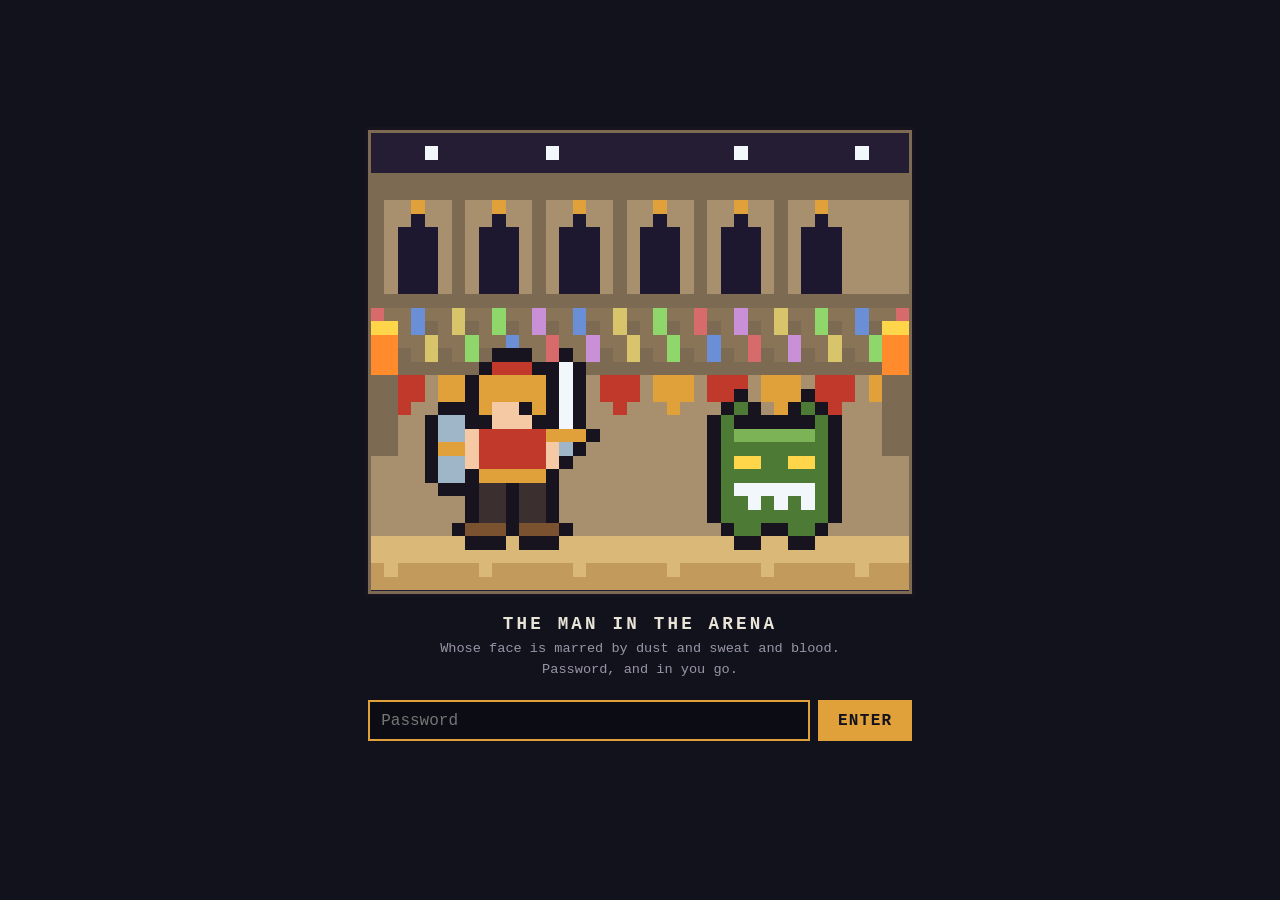
<file: Why.html>
<!DOCTYPE html>
<html lang="en">
<head>
    <meta charset="UTF-8">
    <meta name="viewport" content="width=device-width, initial-scale=1.0">
    <script src="sitegate.js"></script>
    <title>Why - Benjamin Shifrin</title>
</head>
<body>
    <nav>
        <a href="index.html">Home</a> |
        <a href="projects.html">Projects</a> |
        <a href="books.html">Books</a> |
        <a href="routine.html">Routine</a> |
        <a href="StartupJourneyThoughts.html">The Process</a> |
        <a href="podcasts.html">Podcasts</a> |
        <a href="Hobbiest.html">Hobbies</a> |
        <a href="Thoughts.html">Thoughts</a> |
        <a href="quotes.html">Quotes</a> |
        <a href="content.html">Content</a> |
        <a href="frameworks.html">Frameworks</a> |
        <a href="Why.html">Why</a> |
        <a href="checkins.html">Check-Ins</a>
    </nav>
    <h1>Why</h1>
    <p>In your 20s, finding your purpose is at the heart of most of our problems. After travelling Asia for 5 months in 2025 that was my main struggle. While I was in Turkey, I listened to <a href="https://www.youtube.com/watch?v=yujP3-AxXsI">this podcast</a> and found my purpose. Essentially I will be using my gifts to build businesses and use those to serve the communities that have shaped me.</p>

    <p>I worked the corporate job and was working on startup ideas the entire time on the side. Now, I am all in.</p>

</body>
</html>
</file>
